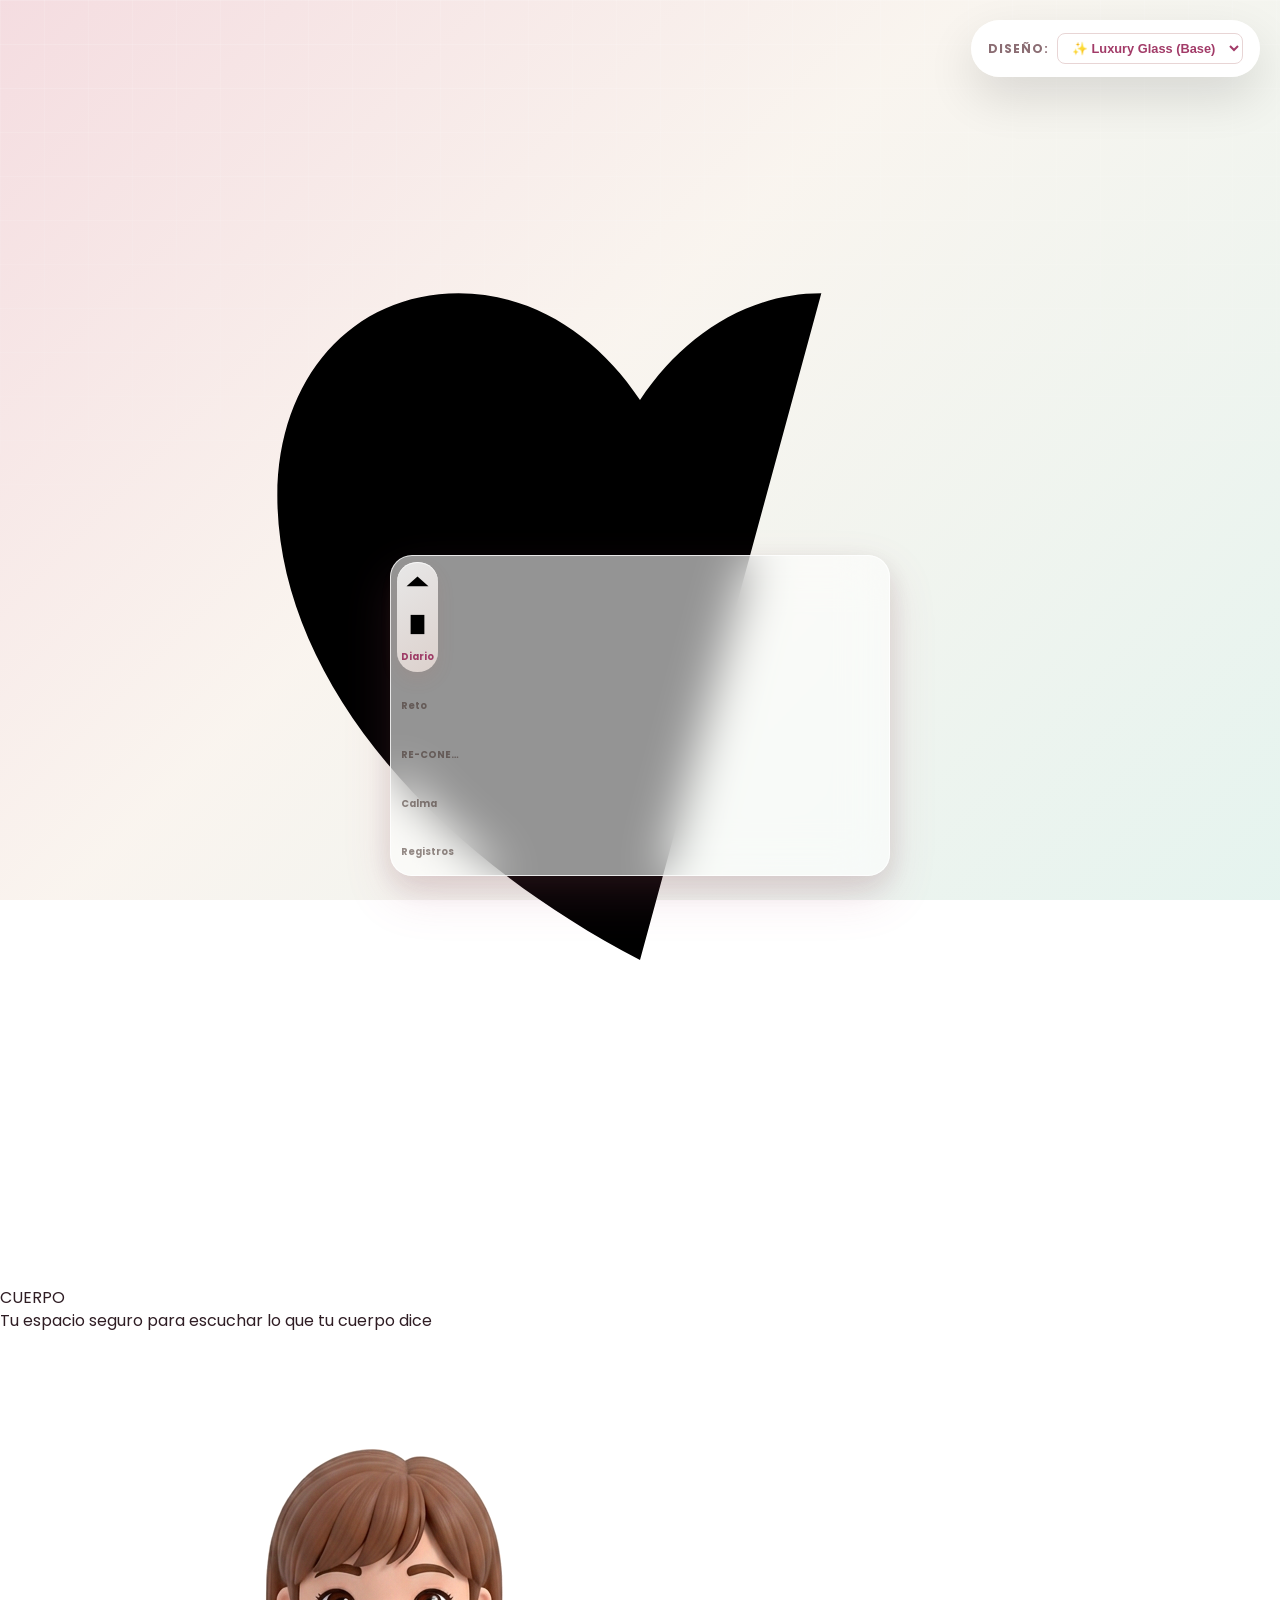
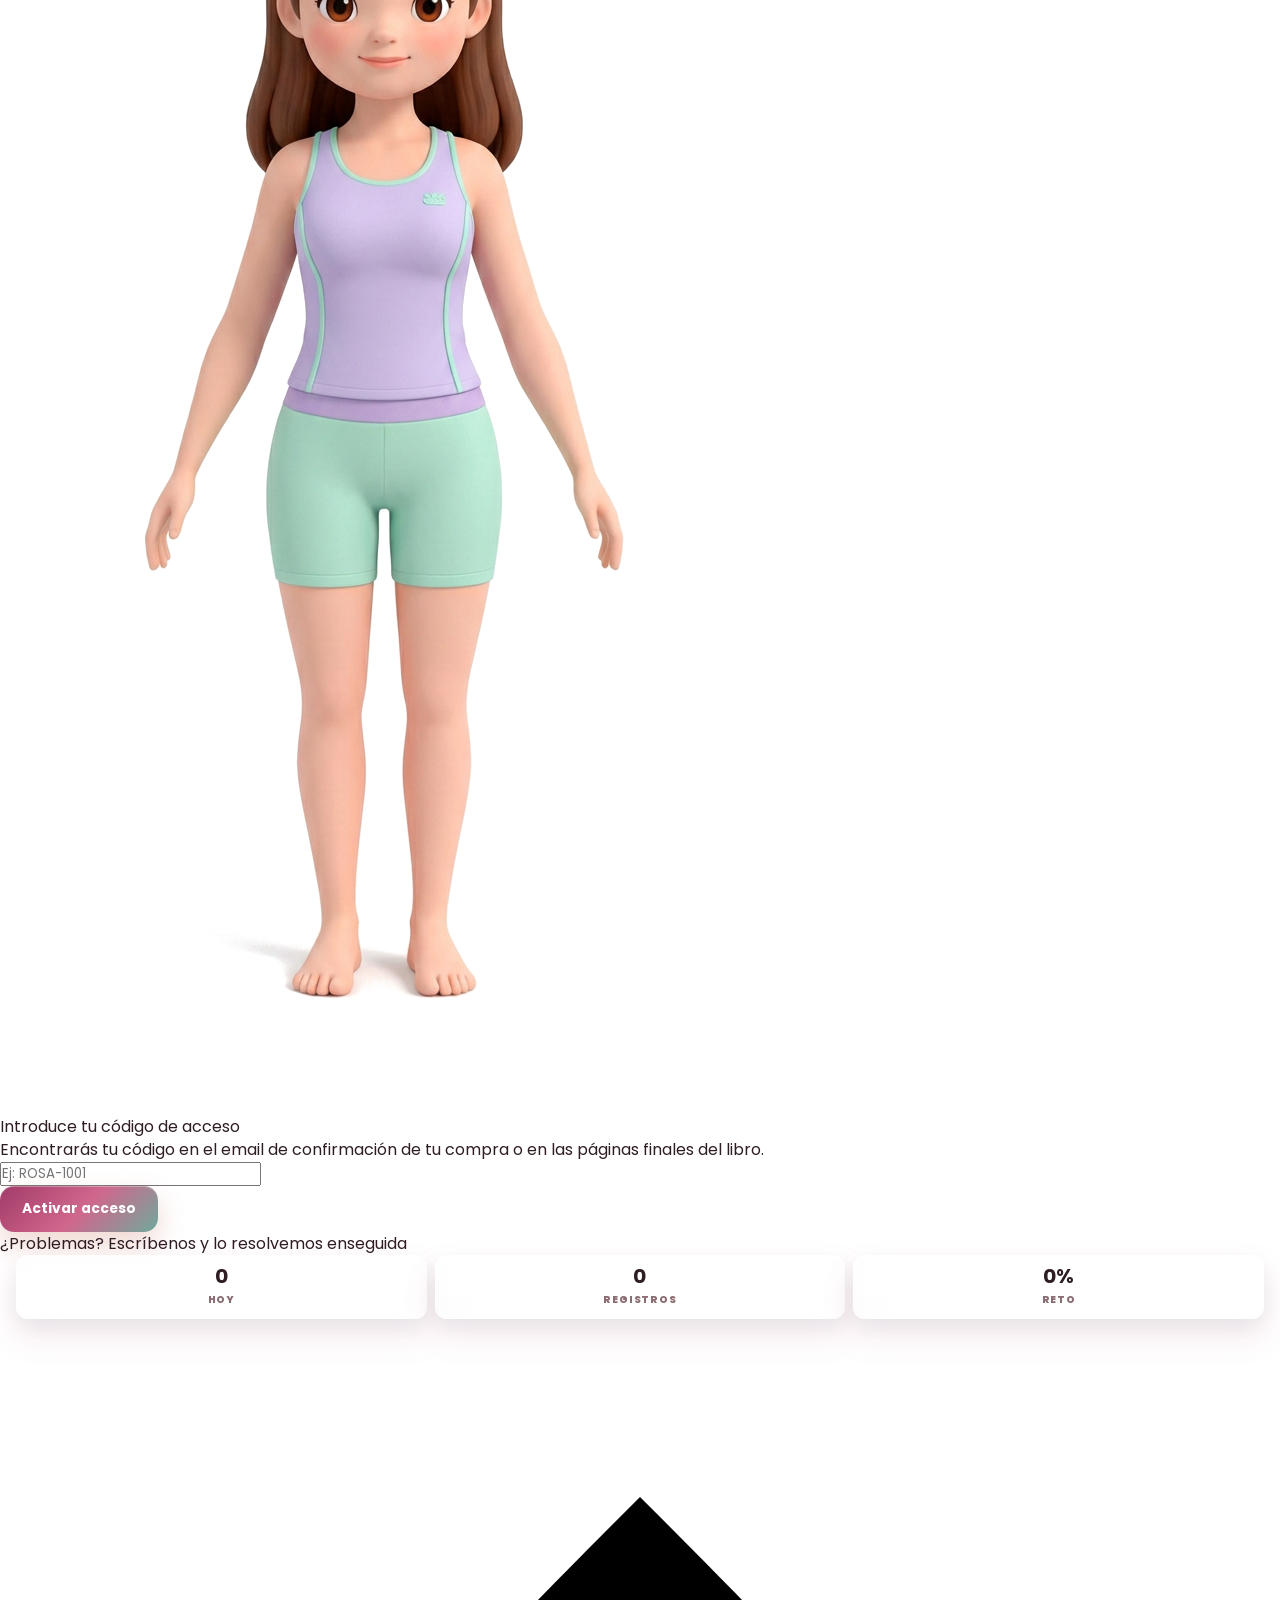
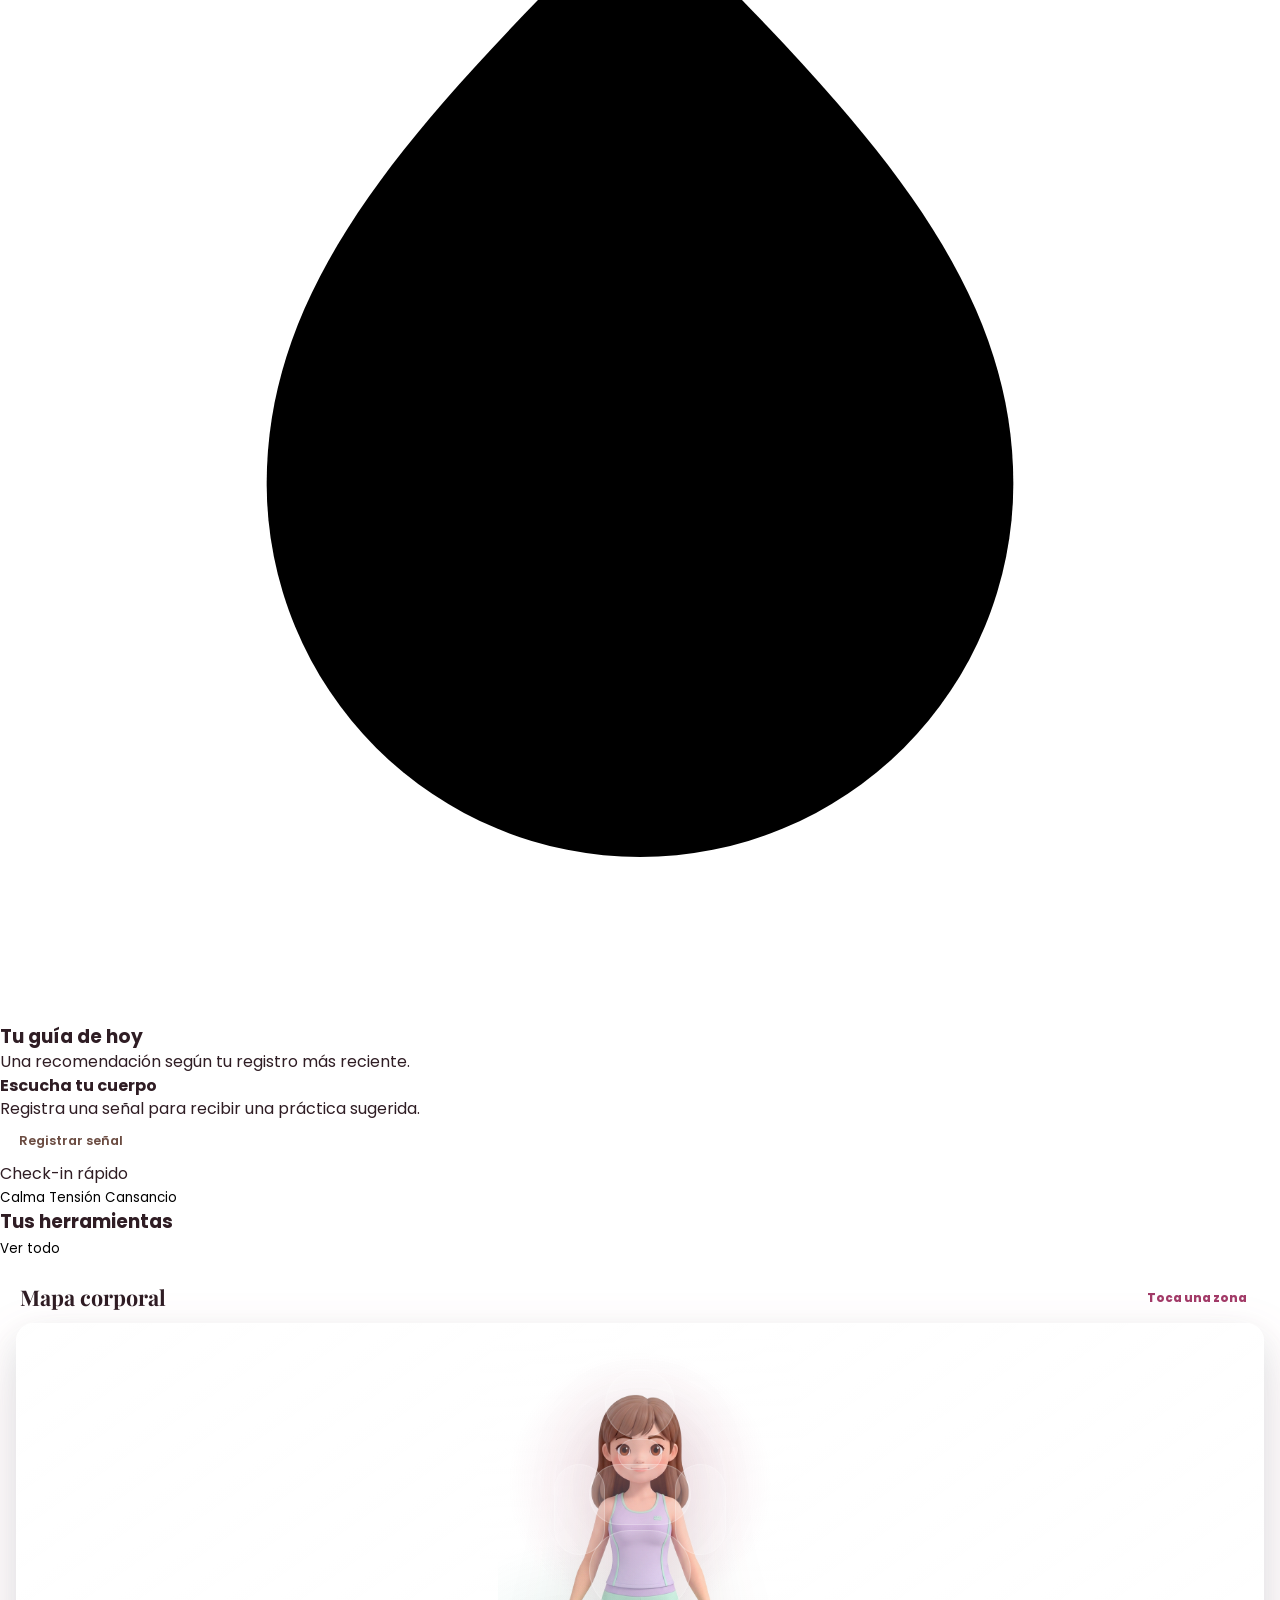
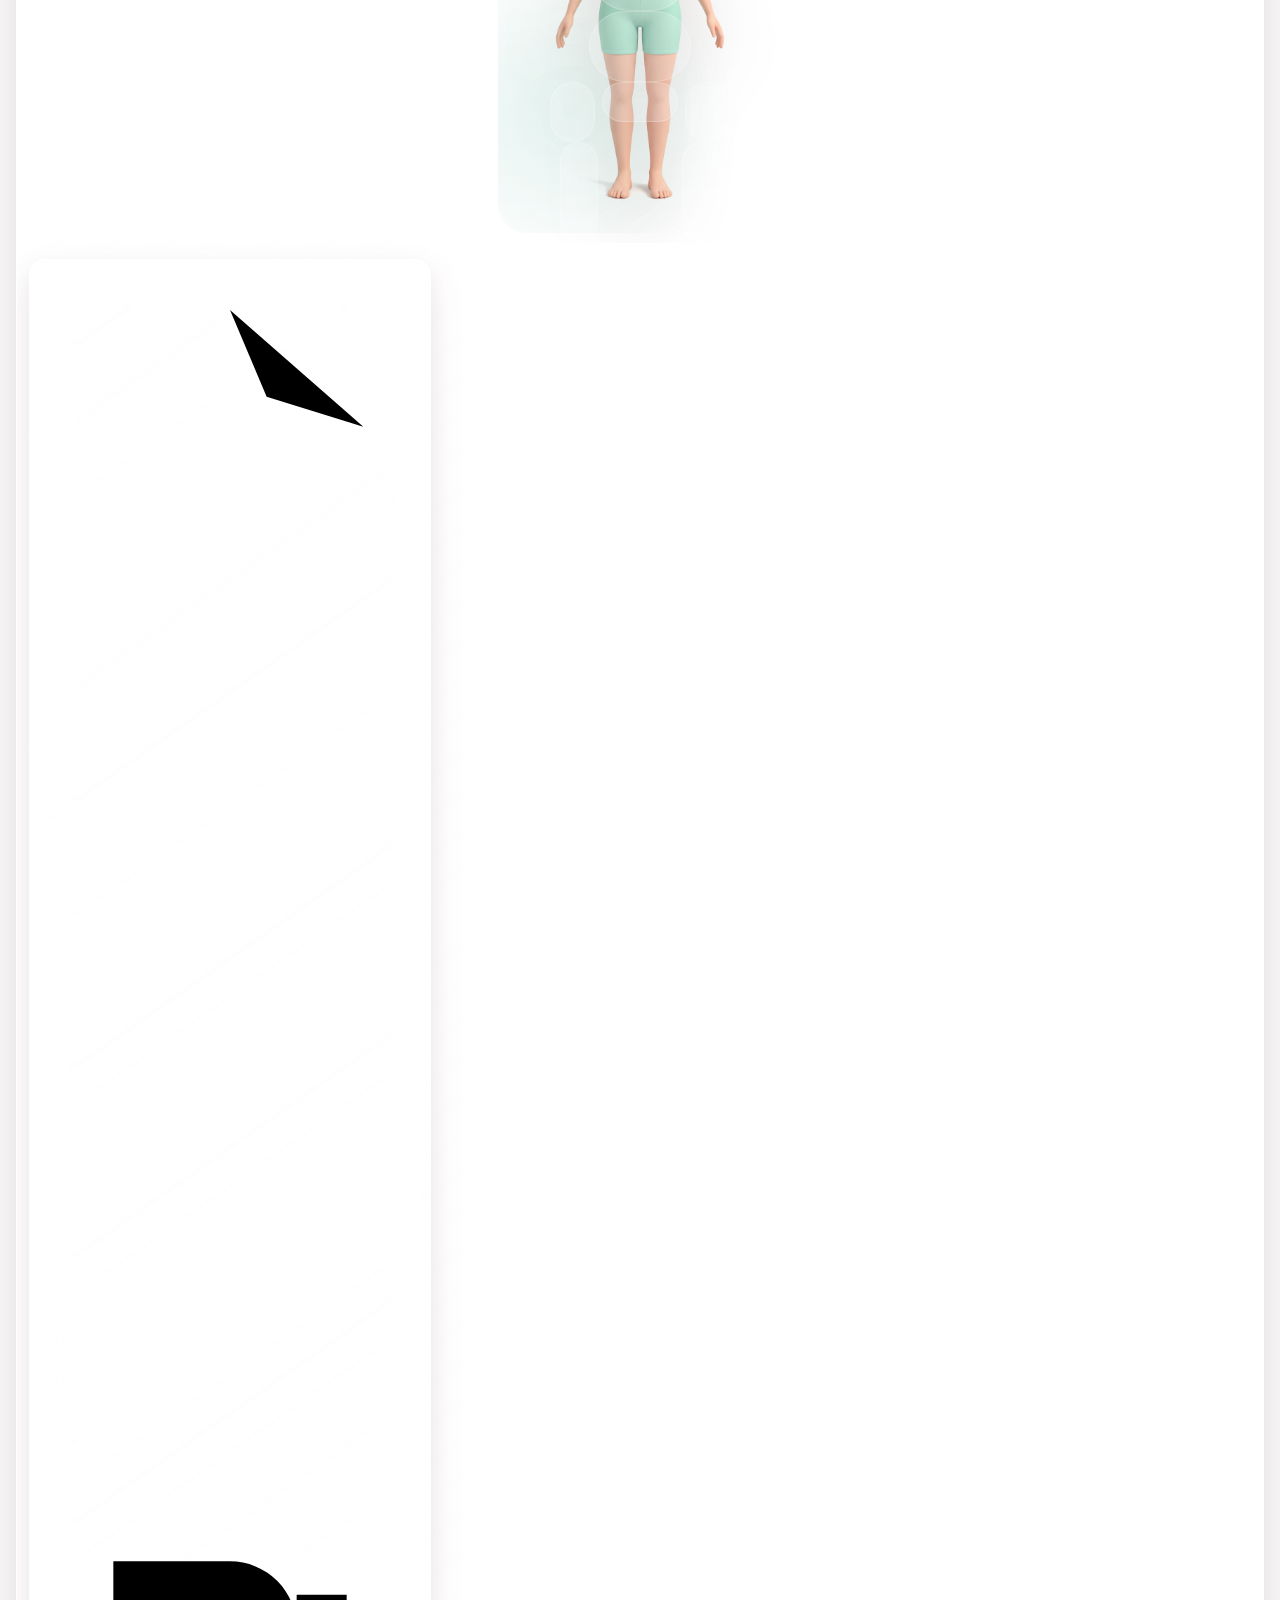
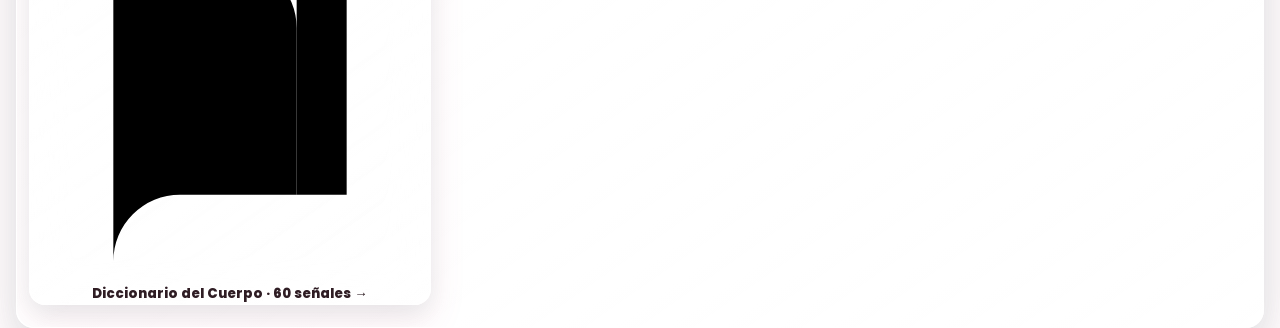
<file: codigo-cuerpo/index.html>
<!DOCTYPE html>
<html lang="es">
<head>
<meta charset="UTF-8">
<meta name="viewport" content="width=device-width, initial-scale=1.0, viewport-fit=cover">
<title>CÓDIGO CUERPO</title>

<!-- PWA: Manifest -->
<link rel="manifest" href="manifest.json">

<!-- PWA: iOS (iPhone/iPad) -->
<meta name="apple-mobile-web-app-capable" content="yes">
<meta name="apple-mobile-web-app-status-bar-style" content="default">
<meta name="apple-mobile-web-app-title" content="CódigoCuerpo">
<link rel="apple-touch-icon" href="icon-192.png">
<link rel="apple-touch-icon" sizes="512x512" href="icon-512.png">

<!-- PWA: Android / general -->
<meta name="mobile-web-app-capable" content="yes">
<meta name="theme-color" content="#c4705a">
<meta name="description" content="La app que traduce el lenguaje de tu cuerpo">

<!-- Fonts -->
<link href="https://fonts.googleapis.com/css2?family=Poppins:wght@300;400;500;600;700&family=Playfair+Display:ital,wght@0,400;0,600;1,400&display=swap" rel="stylesheet">

<!-- ESTILOS -->
<link rel="stylesheet" id="style-sheet" href="styles-premium.css">
<link rel="stylesheet" href="styles-premium-v3.css">

<style>
  /* Estilos para selector de tema */
  .style-switcher {
    position: fixed;
    top: 20px;
    right: 20px;
    z-index: 9999;
    background: rgba(255, 255, 255, 0.96);
    backdrop-filter: blur(20px);
    border: 1px solid rgba(255, 255, 255, 0.88);
    border-radius: 50px;
    padding: 12px 16px;
    box-shadow: 0 20px 48px rgba(0, 0, 0, 0.12);
    font-family: 'Poppins', sans-serif;
    display: flex;
    gap: 8px;
    align-items: center;
  }
  
  .style-switcher label {
    font-size: 0.75rem;
    font-weight: 700;
    color: #8b6d73;
    text-transform: uppercase;
    letter-spacing: 0.08em;
    margin: 0;
  }
  
  .style-switcher select {
    padding: 6px 10px;
    border-radius: 8px;
    border: 1px solid #e8d5d5;
    background: white;
    color: #a23b68;
    font-weight: 700;
    font-size: 0.8rem;
    cursor: pointer;
  }
  
  .style-switcher select:focus {
    outline: none;
    border-color: #a23b68;
    box-shadow: 0 0 0 3px rgba(162, 59, 104, 0.1);
  }
  
  @media (max-width: 480px) {
    .style-switcher {
      top: 10px;
      right: 10px;
      padding: 8px 12px;
      font-size: 0.7rem;
    }
  }
</style>
</head>
<body>

<!-- SELECTOR DE ESTILOS -->
<div class="style-switcher">
  <label for="style-select">Diseño:</label>
  <select id="style-select" onchange="switchStyle(this.value)">
    <option value="styles-premium.css">✨ Luxury Glass (Base)</option>
    <option value="styles.css">🌸 Original</option>
  </select>
</div>

<!-- ═══════════════════════ ACCESO ═══════════════════════ -->
<div id="access-screen" class="access-screen hidden">
  <div class="access-content">
    <div class="access-logo">
      <span class="access-brand-icon" aria-hidden="true"><svg viewBox="0 0 24 24"><path d="M12 18c-4.2-2.2-6.8-5.5-6.8-8.7 0-2.2 1.4-3.8 3.4-3.8 1.4 0 2.6.8 3.4 2 .8-1.2 2-2 3.4-2 2 0 3.4 1.6 3.4 [...]
      <h1 class="access-title">CÓDIGO<br><span>CUERPO</span></h1>
      <p class="access-subtitle" id="access-subtitle"></p>
    </div>
    <div class="access-visual"><img src="body-character-transparent.png" alt=""></div><div class="access-card">
      <p class="access-prompt" id="access-prompt"></p>
      <p class="access-hint" id="access-hint"></p>
      <div class="access-input-row">
        <input type="text" id="access-code-input"
          placeholder="Ej: ROSA-1001"
          autocomplete="off" autocapitalize="characters" spellcheck="false"
          maxlength="30"
          onkeydown="if(event.key==='Enter')verifyCode()">
      </div>
      <div id="access-error" class="access-error hidden"></div>
      <button class="btn-primary" onclick="verifyCode()">Activar acceso</button>
      <p class="access-contact">¿Problemas? Escríbenos y lo resolvemos enseguida </p>
    </div>
  </div>
</div>

<!-- ═══════════════════════ SPLASH ═══════════════════════ -->
<div id="splash-screen" class="splash hidden">
  <div class="splash-content">
    <div class="splash-logo">
      <span class="access-brand-icon" aria-hidden="true"><svg viewBox="0 0 24 24"><path d="M12 18c-4.2-2.2-6.8-5.5-6.8-8.7 0-2.2 1.4-3.8 3.4-3.8 1.4 0 2.6.8 3.4 2 .8-1.2 2-2 3.4-2 2 0 3.4[...]
      <h1 class="splash-title">CÓDIGO<br><span>CUERPO</span></h1>
      <p class="splash-subtitle">La app que traduce el lenguaje de tu cuerpo</p>
    </div>
    <div class="splash-message">
      <p>Hola, hermosa. Me alegra que estés aquí.</p>
      <p>Este es un espacio solo para ti, para escuchar lo que tu cuerpo tiene que decir. Sin juicios. Con todo el amor.</p>
    </div>
    <div class="splash-name-form">
      <label for="user-name-input">¿Cómo te llamo, cariño?</label>
      <input type="text" id="user-name-input" placeholder="Tu nombre..." maxlength="30" autocomplete="off">
    </div>
    <button class="btn-primary" onclick="completeSplash()">Empezamos</button>
    <button class="btn-ghost" onclick="completeSplash()">Entrar sin nombre</button>
  </div>
</div>

<!-- ═══════════════════════ APP ═══════════════════════ -->
<div id="app" class="app hidden">

  <header class="app-header">
    <span class="header-logo"><span class="brand-mark" aria-hidden="true"><svg viewBox="0 0 24 24"><path d="M12 18c-4.2-2.2-6.8-5.5-6.8-8.7 0-2.2 1.4-3.8 3.4-3.8 1.4 0 2.6.8 3.4 2 .8-1.2 2-2 3.4-[...]
    <span id="header-greeting" class="header-greeting"></span>
    <button class="header-logout-btn" onclick="logOut()" title="Cerrar sesión" aria-label="Cerrar sesión"><span class="premium-inline-icon" aria-hidden="true"><svg viewBox="0 0 24 24"><path d="[...]
  </header>

  <main class="app-main">

    <!-- ── PANTALLA: HOY ── -->
    <section id="screen-home" class="screen active home-screen-v2">
      <div class="home-hero-v2">
        <div class="home-hero-copy">
          <div class="home-hero-topline">BIODESCODIFICACIÓN · CUERPO</div>
          <h2>Hola, <span id="home-name">hermosa</span></h2>
          <p>Registra una señal corporal, descubre el patrón emocional y vuelve a tu centro con una práctica guiada.</p>
        </div>
        <div class="home-hero-character" aria-hidden="true"><img src="body-character-transparent.png" alt=""></div>
        <div class="home-hero-actions">
          <button class="btn-primary" onclick="document.getElementById('body-map')?.scrollIntoView({behavior:'smooth',block:'center'})">
            <span class="premium-inline-icon" aria-hidden="true"><svg viewBox="0 0 24 24"><path d="M8 5v14l11-7Z"/></svg></span> Registrar señal
          </button>
          <button class="btn-ghost" onclick="openDictionary()">Explorar diccionario</button>
        </div>
      </div>

      <div class="home-stats-v2">
        <div class="home-stat-card"><strong id="home-today-count">0</strong><span>Hoy</span></div>
        <div class="home-stat-card"><strong id="home-total-count">0</strong><span>Registros</span></div>
        <div class="home-stat-card"><strong id="home-challenge-pct">0%</strong><span>Reto</span></div>
      </div>

      <div class="home-daily-card">
        <div class="home-daily-head">
          <span class="premium-inline-icon" aria-hidden="true"><svg viewBox="0 0 24 24"><path d="M12 3c4 4 7 7 7 11a7 7 0 0 1-14 0c0-4 3-7 7-11Z"/><path d="M8.5 14c2.5 1.6 4.5 1.6 7 0"/></svg></s[...]
          <div>
            <h3>Tu guía de hoy</h3>
            <p id="home-daily-subtitle">Una recomendación según tu registro más reciente.</p>
          </div>
        </div>
        <div class="home-recommend-box">
          <strong id="home-rec-title">Escucha tu cuerpo</strong>
          <p id="home-rec-text">Registra una señal para recibir una práctica sugerida.</p>
          <button id="home-rec-action" class="btn-ghost btn-small" onclick="runDailyRecommendation()">Registrar señal</button>
        </div>
        <div class="quick-checkin">
          <span>Check-in rápido</span>
          <div class="quick-checkin-grid">
            <button data-checkin="calma" onclick="saveQuickCheckin('calma', this)">Calma</button>
            <button data-checkin="tension" onclick="saveQuickCheckin('tension', this)">Tensión</button>
            <button data-checkin="cansancio" onclick="saveQuickCheckin('cansancio', this)">Cansancio</button>
          </div>
        </div>
      </div>

      <div class="home-tools-v2">
        <div class="section-row-title"><h3>Tus herramientas</h3><button onclick="showScreen('records')">Ver todo</button></div>
        <div class="home-tool-grid">
          <button class="home-tool-card tool-diary" onclick="showScreen('diary')"><span class="premium-static-icon" aria-hidden="true"><svg viewBox="0 0 24 24"><path d="M7 5h10a2 2 0 0 1 2 2v12H8[...]
          <button class="home-tool-card tool-reto" onclick="showScreen('challenge')"><span class="premium-static-icon" aria-hidden="true"><svg viewBox="0 0 24 24"><path d="M5 12l4 4L19 6"/><path [...]
          <button class="home-tool-card tool-calm" onclick="showScreen('meditations')"><span class="premium-static-icon" aria-hidden="true"><svg viewBox="0 0 24 24"><path d="M12 4c4 3 6 6 6 10a6 [...]
          <button class="home-tool-card tool-records" onclick="showScreen('records')"><span class="premium-static-icon" aria-hidden="true"><svg viewBox="0 0 24 24"><path d="M5 5h14v14H5z"/><path [...]
        </div>
      </div>

      <div class="body-section-heading">
        <h3>Mapa corporal</h3>
      </div>

      <div class="body-map-container">
        <div class="body-map-wrapper">
          <div id="body-map" class="body-character-map" aria-label="Mapa corporal interactivo">
            <img class="body-character-img" src="body-character-transparent.png" alt="Personaje femenino para seleccionar zonas del cuerpo">
            <button class="body-zone-hotspot zone-head" data-zone="head" onclick="selectBodyZone('head','Cabeza')"><span>Cabeza</span></button>
            <button class="body-zone-hotspot zone-throat" data-zone="throat" onclick="selectBodyZone('throat','Garganta y cuello')"><span>Garganta</span></button>
            <button class="body-zone-hotspot zone-chest" data-zone="chest" onclick="selectBodyZone('chest','Pecho y corazón')"><span>Pecho</span></button>
            <button class="body-zone-hotspot zone-shoulders zone-shoulders-left" data-zone="shoulders" onclick="selectBodyZone('shoulders','Hombros y espalda alta')"><span>Hombro</span></button>
            <button class="body-zone-hotspot zone-shoulders zone-shoulders-right" data-zone="shoulders" onclick="selectBodyZone('shoulders','Hombros y espalda alta')"><span>Hombro</span></button>
            <button class="body-zone-hotspot zone-belly" data-zone="belly" onclick="selectBodyZone('belly','Vientre y digestivo')"><span>Vientre</span></button>
            <button class="body-zone-hotspot zone-lumbar" data-zone="lumbar" onclick="selectBodyZone('lumbar','Espalda lumbar')"><span>Lumbar</span></button>
            <button class="body-zone-hotspot zone-pelvis" data-zone="pelvis" onclick="selectBodyZone('pelvis','Pelvis y útero')"><span>Pelvis</span></button>
            <button class="body-zone-hotspot zone-hips zone-hips-left" data-zone="hips" onclick="selectBodyZone('hips','Caderas')"><span>Cadera</span></button>
            <button class="body-zone-hotspot zone-hips zone-hips-right" data-zone="hips" onclick="selectBodyZone('hips','Caderas')"><span>Cadera</span></button>
            <button class="body-zone-hotspot zone-legs zone-legs-left" data-zone="legs" onclick="selectBodyZone('legs','Piernas y rodillas')"><span>Pierna</span></button>
            <button class="body-zone-hotspot zone-legs zone-legs-right" data-zone="legs" onclick="selectBodyZone('legs','Piernas y rodillas')"><span>Pierna</span></button>
          </div>

          <!-- Pills extra para zonas skin/energy/cycle -->
          <div class="extra-zones">
            <button class="extra-zone-btn" onclick="selectBodyZone('skin','Piel')"><span class="premium-inline-icon" aria-hidden="true"><svg viewBox="0 0 24 24"><path d="M12 3l2.2 5.2L20 10l-5.2 [...]
            <button class="extra-zone-btn" onclick="selectBodyZone('energy','Energía y sueño')"><span class="premium-inline-icon" aria-hidden="true"><svg viewBox="0 0 24 24"><path d="M16 3a8 8 [...]
            <button class="extra-zone-btn" onclick="selectBodyZone('cycle','Ciclo femenino')"><span class="premium-inline-icon" aria-hidden="true"><svg viewBox="0 0 24 24"><path d="M12 4a8 8 0 1 [...]
          </div>
          <!-- Acceso al diccionario -->
          <button class="dict-home-btn" onclick="openDictionary()">
            <span class="premium-inline-icon" aria-hidden="true"><svg viewBox="0 0 24 24"><path d="M5 5h7a4 4 0 0 1 4 4v10H9a4 4 0 0 0-4 4V5Z"/><path d="M16 7h3v12h-3"/><path d="M8 9h4M8 13h4"/><[...]
            <span>Diccionario del Cuerpo · 60 señales</span>
            <span class="dict-home-arrow">→</span>
          </button>
        </div>
      </div>

      <div id="selected-zone-banner" class="selected-zone-banner hidden">
        <span id="sz-icon" class="zone-line-icon">◎</span>
        <span id="sz-text">Zona seleccionada</span>
        <button class="btn-xs-outline" onclick="clearZone()">✕</button>
      </div>
      <div id="recent-hint" class="recent-hint hidden">
        <button class="btn-ghost btn-small" onclick="showScreen('records')">Ver mis registros →</button>
      </div>
    </section>

  </main>

  <nav class="bottom-nav" aria-label="Navegación principal">
    <button class="nav-item active" id="nav-home" onclick="showScreen('home')" aria-label="Ir a Hoy"><span class="nav-icon premium-nav-icon"><svg viewBox="0 0 24 24"><path d="M4 11l8-7 8 7"/><pat[...]
    <button class="nav-item" id="nav-diary" onclick="showScreen('diary')" aria-label="Ir a Diario">
      <span class="nav-icon premium-nav-icon"><svg viewBox="0 0 24 24"><path d="M7 5h10v14H7z"/><path d="M10 9h4M10 13h4"/></svg></span><span class="nav-label">Diario</span>
    </button>
    <button class="nav-item" id="nav-challenge" onclick="showScreen('challenge')" aria-label="Ir a Reto">
      <span class="nav-icon premium-nav-icon"><svg viewBox="0 0 24 24"><path d="M5 12l4 4L19 6"/><path d="M4 19h16"/></svg></span><span class="nav-label">Reto</span>
    </button>
    <button class="nav-item" id="nav-reconect" onclick="showScreen('reconect')" aria-label="Ir a RE-CONECT">
      <span class="nav-icon premium-nav-icon"><svg viewBox="0 0 24 24"><path d="M12 3c4 4 7 7 7 11a7 7 0 0 1-14 0c0-4 3-7 7-11Z"/></svg></span><span class="nav-label">RE-CONECT</span>
    </button>
    <button class="nav-item" id="nav-meditations" onclick="showScreen('meditations')" aria-label="Ir a Calma">
      <span class="nav-icon premium-nav-icon"><svg viewBox="0 0 24 24"><path d="M12 4c4 3 6 6 6 10a6 6 0 0 1-12 0c0-4 2-7 6-10Z"/></svg></span><span class="nav-label">Calma</span>
    </button>
    <button class="nav-item" id="nav-records" onclick="showScreen('records')" aria-label="Ir a Registros">
      <span class="nav-icon premium-nav-icon"><svg viewBox="0 0 24 24"><path d="M5 5h14v14H5z"/><path d="M8 9h8M8 13h8M8 17h5"/></svg></span><span class="nav-label">Registros</span>
    </button>
  </nav>
</div>

<div id="toast" class="toast hidden"></div>

<script>
function switchStyle(styleName) {
  document.getElementById('style-sheet').href = styleName;
  localStorage.setItem('preferredStyle', styleName);
}

document.addEventListener('DOMContentLoaded', function() {
  const saved = localStorage.getItem('preferredStyle');
  if (saved) {
    document.getElementById('style-select').value = saved;
    document.getElementById('style-sheet').href = saved;
  }
});
</script>

<script src="data.js"></script>
<script src="app.js"></script>
</body>
</html>
</file>
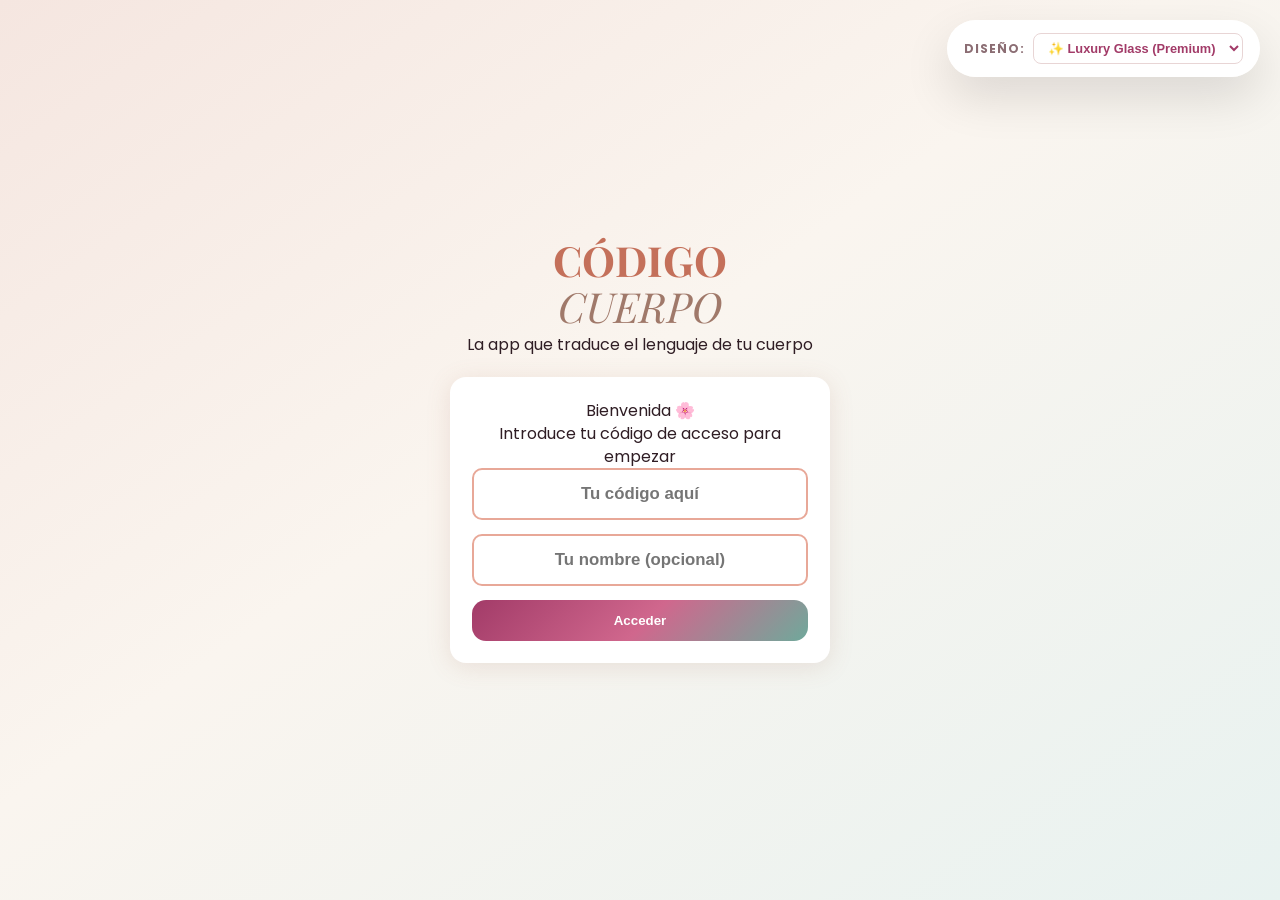
<file: docs/index.html>
<!DOCTYPE html>
<html lang="es">
<head>
<meta charset="UTF-8">
<meta name="viewport" content="width=device-width, initial-scale=1.0, viewport-fit=cover">
<title>CÓDIGO CUERPO</title>

<!-- PWA: Manifest -->
<link rel="manifest" href="manifest.json">

<!-- PWA: iOS (iPhone/iPad) -->
<meta name="apple-mobile-web-app-capable" content="yes">
<meta name="apple-mobile-web-app-status-bar-style" content="default">
<meta name="apple-mobile-web-app-title" content="CódigoCuerpo">
<link rel="apple-touch-icon" href="icon-192.png">
<link rel="apple-touch-icon" sizes="512x512" href="icon-512.png">

<!-- PWA: Android / general -->
<meta name="mobile-web-app-capable" content="yes">
<meta name="theme-color" content="#c4705a">
<meta name="description" content="La app que traduce el lenguaje de tu cuerpo">

<!-- Fonts -->
<link href="https://fonts.googleapis.com/css2?family=Poppins:wght@300;400;500;600;700&family=Playfair+Display:ital,wght@0,400;0,600;1,400&display=swap" rel="stylesheet">

<!-- ESTILOS -->
<link rel="stylesheet" id="style-sheet" href="styles-premium.css">
<link rel="stylesheet" href="styles-premium-v3.css">

<style>
  .style-switcher {
    position: fixed;
    top: 20px;
    right: 20px;
    z-index: 9999;
    background: rgba(255, 255, 255, 0.96);
    backdrop-filter: blur(20px);
    border: 1px solid rgba(255, 255, 255, 0.88);
    border-radius: 50px;
    padding: 12px 16px;
    box-shadow: 0 20px 48px rgba(0, 0, 0, 0.12);
    font-family: 'Poppins', sans-serif;
    display: flex;
    gap: 8px;
    align-items: center;
  }
  .style-switcher label {
    font-size: 0.75rem;
    font-weight: 700;
    color: #8b6d73;
    text-transform: uppercase;
    letter-spacing: 0.08em;
    margin: 0;
  }
  .style-switcher select {
    padding: 6px 10px;
    border-radius: 8px;
    border: 1px solid #e8d5d5;
    background: white;
    color: #a23b68;
    font-weight: 700;
    font-size: 0.8rem;
    cursor: pointer;
  }
  .style-switcher select:focus {
    outline: none;
    border-color: #a23b68;
    box-shadow: 0 0 0 3px rgba(162, 59, 104, 0.1);
  }
  @media (max-width: 480px) {
    .style-switcher {
      top: 10px;
      right: 10px;
      padding: 8px 12px;
      font-size: 0.7rem;
    }
  }
</style>
</head>
<body>

<!-- SELECTOR DE ESTILOS -->
<div class="style-switcher">
  <label for="style-select">Diseño:</label>
  <select id="style-select" onchange="switchStyle(this.value)">
    <option value="styles-premium.css">✨ Luxury Glass (Premium)</option>
    <option value="styles.css">🌸 Original</option>
  </select>
</div>

<!-- ACCESO -->
<div id="access-screen" class="access-screen">
  <div class="access-content">
    <h1 class="access-title">CÓDIGO<br><span>CUERPO</span></h1>
    <p class="access-subtitle">La app que traduce el lenguaje de tu cuerpo</p>
    <div class="access-card">
      <p class="access-prompt">Bienvenida 🌸</p>
      <p class="access-hint">Introduce tu código de acceso para empezar</p>
      <div class="access-input-row">
        <input type="text" id="access-code-input" placeholder="Tu código aquí" maxlength="20">
      </div>
      <div class="access-input-row">
        <input type="text" id="user-name-input" placeholder="Tu nombre (opcional)">
      </div>
      <button class="btn-primary" onclick="verifyCode()">Acceder</button>
    </div>
  </div>
</div>

<!-- SPLASH -->
<div id="splash-screen" class="splash hidden">
  <div class="splash-content">
    <h1 class="splash-title">CÓDIGO<br><span>CUERPO</span></h1>
    <p class="splash-message">✨ Bienvenida a tu espacio seguro</p>
    <p class="splash-message" style="font-size: 0.9rem; color: #8b6d73;">Tu cuerpo habla un lenguaje que has olvidado escuchar. Aquí aprenderás a traducirlo.</p>
    <button class="btn-primary" onclick="completeSplash()" style="margin-top: 30px;">Continuar</button>
  </div>
</div>

<!-- APP -->
<div id="app" class="app hidden">
  <div class="app-header">
    <div>
      <div class="header-logo">CÓDIGO CUERPO</div>
      <div class="header-greeting" id="header-greeting">Hola, hermosa</div>
    </div>
    <button class="header-logout-btn" onclick="logOut()">🚪</button>
  </div>
  
  <div class="app-main">
    <div id="main-screen" class="screen active" style="padding: 20px;">
      <h2 style="color: #a23b68; margin-bottom: 15px;">🌸 Versión Demo</h2>
      <p style="color: #6b4c42; line-height: 1.6; margin-bottom: 20px;">
        Esta es una versión simplificada desplegada en GitHub Pages. La app completa incluye:
      </p>
      <ul style="color: #6b4c42; line-height: 1.8; margin-left: 20px; margin-bottom: 20px;">
        <li>🔍 Diccionario de 60 señales corporales</li>
        <li>💭 Análisis de emociones y necesidades</li>
        <li>📔 Diario emocional con 5 ejercicios</li>
        <li>🎯 Reto de 7 días (3 rondas)</li>
        <li>🧘 Meditaciones y técnicas de tapping</li>
        <li>💾 Historial sincronizado</li>
      </ul>
      <button class="btn-primary" onclick="alert('Descarga la versión completa desde el repositorio')">
        📱 Versión completa
      </button>
      <button class="btn-ghost" onclick="logOut()">
        Cerrar sesión
      </button>
    </div>
  </div>
</div>

<!-- SERVICE WORKER -->
<script>
if ('serviceWorker' in navigator) {
  navigator.serviceWorker.register('./sw.js').catch(e => console.log('SW:', e));
}

const S = {
  user: { name: '', code: '' }
};

function initApp() {
  const saved = localStorage.getItem('cc_user');
  if (saved) {
    try {
      S.user = JSON.parse(saved);
      showApp();
    } catch (e) {
      showAccess();
    }
  } else {
    showAccess();
  }
}

function verifyCode() {
  const code = document.getElementById('access-code-input').value.trim().toUpperCase();
  const name = document.getElementById('user-name-input').value.trim() || 'hermosa';
  if (!code) {
    alert('Por favor introduce tu código');
    return;
  }
  S.user = { code, name };
  localStorage.setItem('cc_user', JSON.stringify(S.user));
  showSplash();
}

function showAccess() {
  document.getElementById('access-screen').classList.remove('hidden');
  document.getElementById('splash-screen').classList.add('hidden');
  document.getElementById('app').classList.add('hidden');
}

function showSplash() {
  document.getElementById('access-screen').classList.add('hidden');
  document.getElementById('splash-screen').classList.remove('hidden');
  document.getElementById('app').classList.add('hidden');
  setTimeout(() => completeSplash(), 2000);
}

function completeSplash() {
  showApp();
}

function showApp() {
  document.getElementById('access-screen').classList.add('hidden');
  document.getElementById('splash-screen').classList.add('hidden');
  document.getElementById('app').classList.remove('hidden');
  document.getElementById('header-greeting').textContent = `Hola, ${S.user.name}`;
}

function logOut() {
  localStorage.removeItem('cc_user');
  S.user = { name: '', code: '' };
  showAccess();
  document.getElementById('access-code-input').value = '';
  document.getElementById('user-name-input').value = '';
}

function switchStyle(css) {
  document.getElementById('style-sheet').href = css;
  localStorage.setItem('cc_style', css);
}

document.addEventListener('DOMContentLoaded', () => {
  initApp();
  const savedStyle = localStorage.getItem('cc_style') || 'styles-premium.css';
  document.getElementById('style-sheet').href = savedStyle;
  document.getElementById('style-select').value = savedStyle;
});
</script>

</body>
</html>
</file>
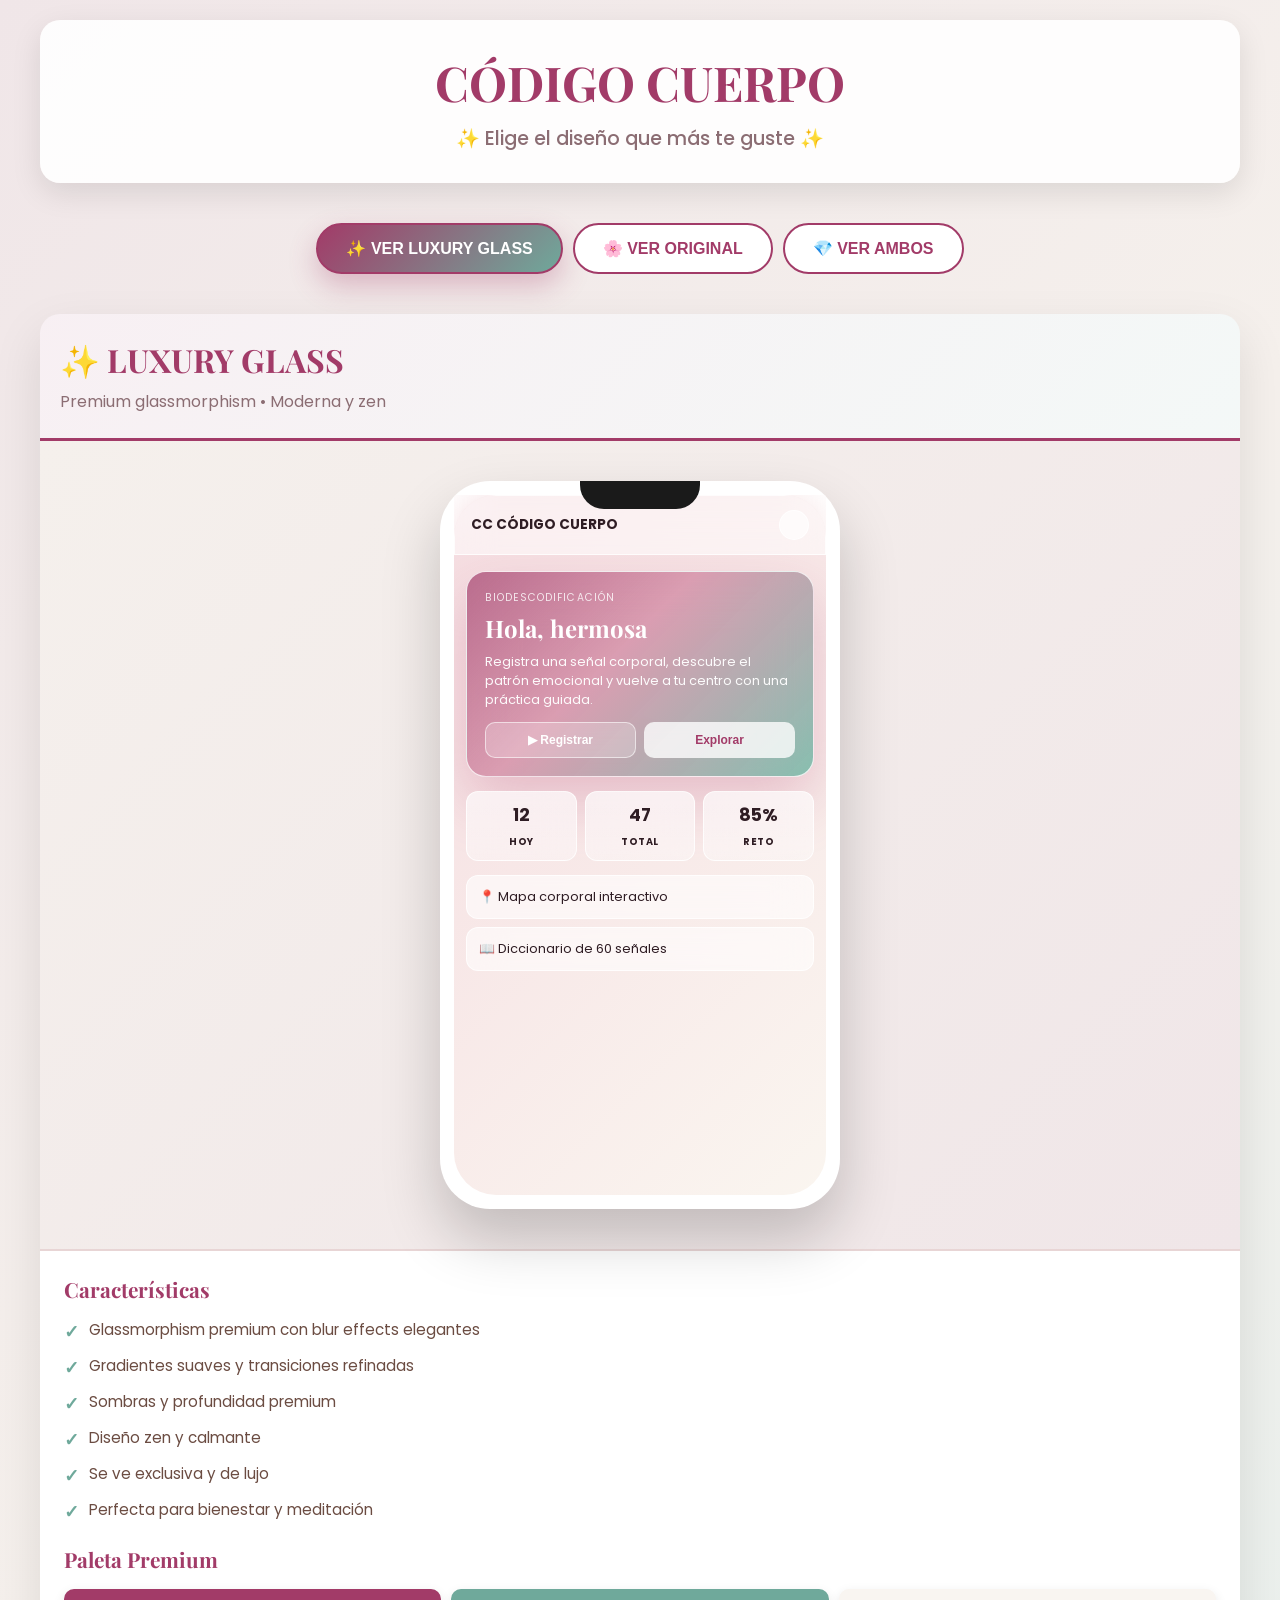
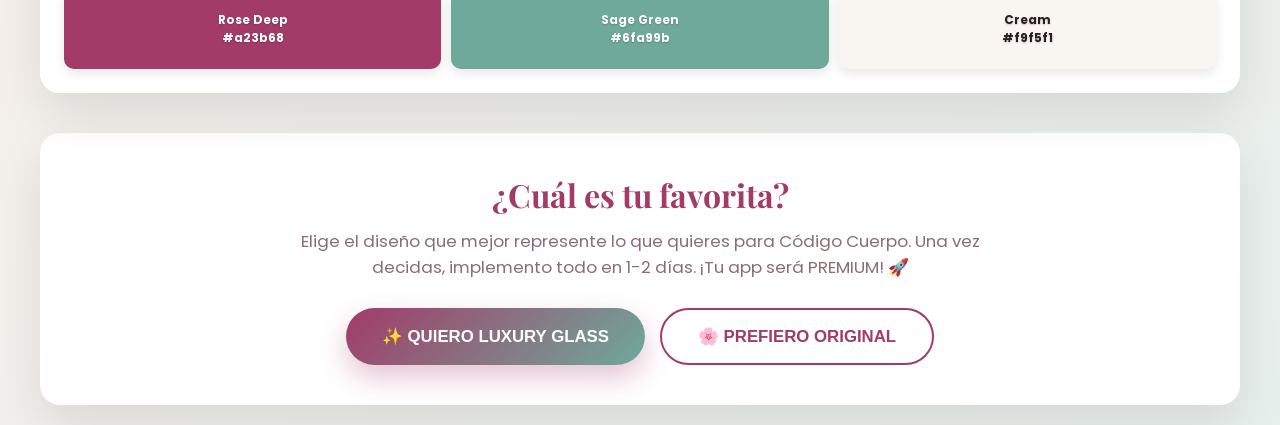
<file: design-preview.html>
<!DOCTYPE html>
<html lang="es">
<head>
    <meta charset="UTF-8">
    <meta name="viewport" content="width=device-width, initial-scale=1.0">
    <title>CÓDIGO CUERPO - Comparativa Diseños</title>
    <link href="https://fonts.googleapis.com/css2?family=Poppins:wght@300;400;500;600;700&family=Playfair+Display:ital,wght@0,400;0,600;1,400&display=swap" rel="stylesheet">
    <style>
        * {
            margin: 0;
            padding: 0;
            box-sizing: border-box;
        }

        body {
            font-family: 'Poppins', sans-serif;
            background: linear-gradient(135deg, #f0e6e8 0%, #f5f0ec 50%, #e8f0ed 100%);
            min-height: 100vh;
            padding: 20px;
        }

        .container {
            max-width: 1200px;
            margin: 0 auto;
        }

        header {
            text-align: center;
            margin-bottom: 40px;
            padding: 30px 20px;
            background: rgba(255, 255, 255, 0.9);
            border-radius: 20px;
            box-shadow: 0 10px 30px rgba(0, 0, 0, 0.1);
        }

        header h1 {
            font-family: 'Playfair Display', serif;
            font-size: 3rem;
            color: #a23b68;
            margin-bottom: 10px;
        }

        header p {
            font-size: 1.2rem;
            color: #8b6d73;
            font-weight: 500;
        }

        .tabs {
            display: flex;
            gap: 10px;
            justify-content: center;
            margin-bottom: 40px;
            flex-wrap: wrap;
        }

        .tab-btn {
            padding: 14px 28px;
            border: 2px solid #a23b68;
            background: white;
            color: #a23b68;
            border-radius: 50px;
            font-weight: 700;
            cursor: pointer;
            font-size: 1rem;
            transition: all 0.3s ease;
        }

        .tab-btn:hover {
            transform: translateY(-2px);
        }

        .tab-btn.active {
            background: linear-gradient(135deg, #a23b68, #6fa99b);
            color: white;
            box-shadow: 0 12px 28px rgba(162, 59, 104, 0.3);
        }

        .content {
            display: grid;
            grid-template-columns: 1fr 1fr;
            gap: 30px;
            margin-bottom: 40px;
        }

        .content.single {
            grid-template-columns: 1fr;
        }

        .design-box {
            background: white;
            border-radius: 20px;
            overflow: hidden;
            box-shadow: 0 20px 50px rgba(0, 0, 0, 0.1);
        }

        .design-box.hidden {
            display: none;
        }

        .design-title {
            padding: 24px 20px;
            background: linear-gradient(135deg, rgba(162, 59, 104, 0.08), rgba(111, 169, 155, 0.08));
            border-bottom: 3px solid #a23b68;
        }

        .design-title h2 {
            font-family: 'Playfair Display', serif;
            font-size: 2rem;
            color: #a23b68;
            margin-bottom: 8px;
        }

        .design-title p {
            color: #8b6d73;
            font-size: 1rem;
        }

        .phone-frame {
            background: linear-gradient(135deg, #f5f0ec 0%, #f0e6e8 100%);
            padding: 40px 20px;
            min-height: 800px;
        }

        .phone {
            width: 100%;
            max-width: 400px;
            margin: 0 auto;
            background: white;
            border-radius: 50px;
            padding: 14px;
            box-shadow: 0 30px 60px rgba(0, 0, 0, 0.2);
            position: relative;
            overflow: hidden;
        }

        .phone::before {
            content: '';
            position: absolute;
            top: 0;
            left: 50%;
            transform: translateX(-50%);
            width: 120px;
            height: 28px;
            background: #1a1a1a;
            border-radius: 0 0 24px 24px;
            z-index: 50;
        }

        .screen {
            width: 100%;
            height: 700px;
            border-radius: 42px;
            background: white;
            overflow: hidden;
            display: flex;
            flex-direction: column;
            position: relative;
        }

        .luxury .screen {
            background: linear-gradient(135deg, rgba(245, 220, 224, 0.96), rgba(250, 245, 239, 0.96));
        }

        .header-bar {
            padding: 14px 16px;
            display: flex;
            justify-content: space-between;
            align-items: center;
        }

        .luxury .header-bar {
            background: rgba(255, 255, 255, 0.50);
            border: 1px solid rgba(255, 255, 255, 0.78);
            backdrop-filter: blur(18px);
        }

        .original .header-bar {
            background: white;
            border-bottom: 1px solid #e8d5d5;
        }

        .header-left {
            font-size: 0.85rem;
            font-weight: 700;
        }

        .luxury .header-left {
            color: #2f1d24;
        }

        .original .header-left {
            color: #a23b68;
        }

        .header-right {
            width: 30px;
            height: 30px;
            border-radius: 50%;
        }

        .luxury .header-right {
            background: rgba(255, 255, 255, 0.62);
            border: 1px solid rgba(255, 255, 255, 0.82);
        }

        .original .header-right {
            background: #f9f5f1;
        }

        .screen-content {
            flex: 1;
            overflow-y: auto;
            padding: 16px 12px;
            padding-bottom: 80px;
        }

        .hero {
            border-radius: 20px;
            padding: 18px;
            margin-bottom: 14px;
            color: white;
        }

        .luxury .hero {
            background: linear-gradient(135deg, rgba(163, 63, 108, 0.72), rgba(189, 86, 125, 0.5) 42%, rgba(13, 141, 112, 0.48));
            border: 1px solid rgba(255, 255, 255, 0.78);
            box-shadow: 0 24px 56px rgba(189, 86, 125, 0.30);
            backdrop-filter: blur(24px);
        }

        .original .hero {
            background: #faf5ef;
            border: 2px solid #e8d5d5;
            color: #2f1d24;
        }

        .hero-title {
            font-family: 'Playfair Display', serif;
            font-size: 1.5rem;
            margin-bottom: 8px;
            font-weight: 700;
        }

        .hero-text {
            font-size: 0.8rem;
            line-height: 1.5;
            margin-bottom: 12px;
            opacity: 0.95;
        }

        .hero-buttons {
            display: grid;
            grid-template-columns: 1fr 1fr;
            gap: 8px;
        }

        .btn {
            padding: 10px;
            border-radius: 10px;
            font-size: 0.75rem;
            font-weight: 700;
            border: none;
            cursor: pointer;
            transition: all 0.2s ease;
        }

        .luxury .btn-primary {
            background: rgba(255, 255, 255, 0.22);
            border: 1px solid rgba(255, 255, 255, 0.58);
            color: white;
        }

        .luxury .btn-secondary {
            background: rgba(255, 255, 255, 0.78);
            color: #a23b68;
        }

        .original .btn-primary {
            background: #a23b68;
            color: white;
        }

        .original .btn-secondary {
            background: white;
            border: 1px solid #e8d5d5;
            color: #6b4c42;
        }

        .stats {
            display: grid;
            grid-template-columns: repeat(3, 1fr);
            gap: 8px;
            margin-bottom: 14px;
        }

        .stat {
            border-radius: 12px;
            padding: 10px;
            text-align: center;
            font-size: 0.8rem;
        }

        .luxury .stat {
            background: linear-gradient(180deg, rgba(255, 255, 255, 0.68), rgba(255, 255, 255, 0.40));
            border: 1px solid rgba(255, 255, 255, 0.78);
            backdrop-filter: blur(18px);
            color: #2f1d24;
        }

        .original .stat {
            background: #faf5ef;
            border: 1px solid #e8d5d5;
            color: #a23b68;
        }

        .stat-value {
            font-weight: 700;
            font-size: 1.1rem;
            display: block;
            margin-bottom: 4px;
        }

        .stat-label {
            font-size: 0.6rem;
            text-transform: uppercase;
            font-weight: 700;
            letter-spacing: 0.05em;
        }

        .card {
            border-radius: 12px;
            padding: 12px;
            margin-bottom: 8px;
            font-size: 0.8rem;
        }

        .luxury .card {
            background: rgba(255, 255, 255, 0.58);
            border: 1px solid rgba(255, 255, 255, 0.76);
            backdrop-filter: blur(18px);
            color: #2f1d24;
        }

        .original .card {
            background: #faf5ef;
            border-left: 4px solid #a23b68;
            border: 1px solid #e8d5d5;
            color: #6b4c42;
        }

        .features {
            background: rgba(255, 255, 255, 0.9);
            padding: 24px;
            border-top: 2px solid #e8d5d5;
        }

        .features h3 {
            font-family: 'Playfair Display', serif;
            font-size: 1.3rem;
            color: #a23b68;
            margin-bottom: 16px;
        }

        .feature-list {
            display: flex;
            flex-direction: column;
            gap: 10px;
        }

        .feature {
            display: flex;
            gap: 10px;
            align-items: flex-start;
        }

        .feature::before {
            content: '✓';
            color: #6fa99b;
            font-weight: 800;
            font-size: 1.1rem;
            flex-shrink: 0;
        }

        .feature-text {
            color: #6b4c42;
            font-size: 0.95rem;
            line-height: 1.4;
        }

        .colors {
            display: grid;
            grid-template-columns: repeat(3, 1fr);
            gap: 10px;
            margin-top: 16px;
        }

        .color-chip {
            height: 80px;
            border-radius: 10px;
            display: flex;
            align-items: center;
            justify-content: center;
            color: white;
            font-size: 0.75rem;
            font-weight: 700;
            text-align: center;
            box-shadow: 0 4px 12px rgba(0, 0, 0, 0.1);
            text-shadow: 0 1px 2px rgba(0, 0, 0, 0.2);
        }

        .decision {
            background: white;
            border-radius: 20px;
            padding: 40px 24px;
            text-align: center;
            box-shadow: 0 20px 50px rgba(0, 0, 0, 0.1);
        }

        .decision h2 {
            font-family: 'Playfair Display', serif;
            font-size: 2rem;
            color: #a23b68;
            margin-bottom: 12px;
        }

        .decision p {
            color: #8b6d73;
            font-size: 1.05rem;
            margin-bottom: 28px;
            max-width: 700px;
            margin-left: auto;
            margin-right: auto;
        }

        .decision-buttons {
            display: flex;
            gap: 15px;
            justify-content: center;
            flex-wrap: wrap;
        }

        .decision-btn {
            padding: 16px 36px;
            border-radius: 50px;
            border: none;
            font-weight: 700;
            cursor: pointer;
            font-size: 1.05rem;
            transition: all 0.3s ease;
        }

        .decision-btn.luxury {
            background: linear-gradient(135deg, #a23b68, #6fa99b);
            color: white;
            box-shadow: 0 12px 28px rgba(162, 59, 104, 0.3);
        }

        .decision-btn.luxury:hover {
            transform: translateY(-3px);
            box-shadow: 0 16px 36px rgba(162, 59, 104, 0.4);
        }

        .decision-btn.original {
            background: white;
            color: #a23b68;
            border: 2px solid #a23b68;
        }

        .decision-btn.original:hover {
            background: #a23b68;
            color: white;
        }

        @media (max-width: 900px) {
            .content {
                grid-template-columns: 1fr;
            }

            header h1 {
                font-size: 2.2rem;
            }

            .design-title h2 {
                font-size: 1.5rem;
            }
        }
    </style>
</head>
<body>
    <div class="container">
        <header>
            <h1>CÓDIGO CUERPO</h1>
            <p>✨ Elige el diseño que más te guste ✨</p>
        </header>

        <div class="tabs">
            <button class="tab-btn active" onclick="show('luxury')">✨ VER LUXURY GLASS</button>
            <button class="tab-btn" onclick="show('original')">🌸 VER ORIGINAL</button>
            <button class="tab-btn" onclick="show('both')">💎 VER AMBOS</button>
        </div>

        <div id="content" class="content single">
            <!-- LUXURY GLASS -->
            <div id="luxury" class="design-box luxury">
                <div class="design-title">
                    <h2>✨ LUXURY GLASS</h2>
                    <p>Premium glassmorphism • Moderna y zen</p>
                </div>
                <div class="phone-frame">
                    <div class="phone">
                        <div class="screen">
                            <div class="header-bar">
                                <div class="header-left">CC CÓDIGO CUERPO</div>
                                <div class="header-right"></div>
                            </div>
                            <div class="screen-content">
                                <div class="hero">
                                    <div style="font-size: 0.65rem; text-transform: uppercase; letter-spacing: 0.1em; opacity: 0.8; margin-bottom: 6px;">Biodescodificación</div>
                                    <div class="hero-title">Hola, hermosa</div>
                                    <div class="hero-text">Registra una señal corporal, descubre el patrón emocional y vuelve a tu centro con una práctica guiada.</div>
                                    <div class="hero-buttons">
                                        <button class="btn btn-primary">▶ Registrar</button>
                                        <button class="btn btn-secondary">Explorar</button>
                                    </div>
                                </div>

                                <div class="stats">
                                    <div class="stat"><span class="stat-value">12</span><span class="stat-label">Hoy</span></div>
                                    <div class="stat"><span class="stat-value">47</span><span class="stat-label">Total</span></div>
                                    <div class="stat"><span class="stat-value">85%</span><span class="stat-label">Reto</span></div>
                                </div>

                                <div class="card">📍 Mapa corporal interactivo</div>
                                <div class="card">📖 Diccionario de 60 señales</div>
                            </div>
                        </div>
                    </div>
                </div>
                <div class="features">
                    <h3>Características</h3>
                    <div class="feature-list">
                        <div class="feature"><span class="feature-text">Glassmorphism premium con blur effects elegantes</span></div>
                        <div class="feature"><span class="feature-text">Gradientes suaves y transiciones refinadas</span></div>
                        <div class="feature"><span class="feature-text">Sombras y profundidad premium</span></div>
                        <div class="feature"><span class="feature-text">Diseño zen y calmante</span></div>
                        <div class="feature"><span class="feature-text">Se ve exclusiva y de lujo</span></div>
                        <div class="feature"><span class="feature-text">Perfecta para bienestar y meditación</span></div>
                    </div>
                    <h3 style="margin-top: 20px;">Paleta Premium</h3>
                    <div class="colors">
                        <div class="color-chip" style="background: #a23b68;">Rose Deep<br>#a23b68</div>
                        <div class="color-chip" style="background: #6fa99b;">Sage Green<br>#6fa99b</div>
                        <div class="color-chip" style="background: #f9f5f1; color: #2f1d24;">Cream<br>#f9f5f1</div>
                    </div>
                </div>
            </div>

            <!-- ORIGINAL -->
            <div id="original" class="design-box original hidden">
                <div class="design-title">
                    <h2>🌸 ORIGINAL</h2>
                    <p>Cálida y accesible • Diseño actual</p>
                </div>
                <div class="phone-frame" style="background: linear-gradient(135deg, #faf5ef 0%, #f0e6e8 100%);">
                    <div class="phone">
                        <div class="screen" style="background: linear-gradient(135deg, #faf5ef 0%, #f0e6e8 100%);">
                            <div class="header-bar">
                                <div class="header-left">CC CÓDIGO CUERPO 🌸</div>
                                <div class="header-right"></div>
                            </div>
                            <div class="screen-content">
                                <div class="hero">
                                    <div style="margin-bottom: 8px; font-size: 0.9rem;">Hola, hermosa 🌸</div>
                                    <div class="hero-text">Registra una señal corporal y descubre el patrón emocional detrás de lo que sientes.</div>
                                    <div class="hero-buttons">
                                        <button class="btn btn-primary">▶ Registrar</button>
                                        <button class="btn btn-secondary">Explorar →</button>
                                    </div>
                                </div>

                                <div class="stats">
                                    <div class="stat"><span class="stat-value">12</span><span class="stat-label">Hoy</span></div>
                                    <div class="stat"><span class="stat-value">47</span><span class="stat-label">Total</span></div>
                                    <div class="stat"><span class="stat-value">85%</span><span class="stat-label">Reto</span></div>
                                </div>

                                <div class="card">📍 Mapa corporal</div>
                                <div class="card">📖 60 señales</div>
                            </div>
                        </div>
                    </div>
                </div>
                <div class="features">
                    <h3>Características</h3>
                    <div class="feature-list">
                        <div class="feature"><span class="feature-text">Diseño limpio y minimalista</span></div>
                        <div class="feature"><span class="feature-text">Emojis para humanizar la interfaz</span></div>
                        <div class="feature"><span class="feature-text">Colores tierra cálidos y accesibles</span></div>
                        <div class="feature"><span class="feature-text">Botones claros y directos</span></div>
                        <div class="feature"><span class="feature-text">Fácil de entender para todas</span></div>
                        <div class="feature"><span class="feature-text">Sensación accesible y cuidada</span></div>
                    </div>
                    <h3 style="margin-top: 20px;">Paleta Cálida</h3>
                    <div class="colors">
                        <div class="color-chip" style="background: #a23b68;">Rose<br>#a23b68</div>
                        <div class="color-chip" style="background: #c4705a;">Terracota<br>#c4705a</div>
                        <div class="color-chip" style="background: #faf5ef; color: #2f1d24;">Cream<br>#faf5ef</div>
                    </div>
                </div>
            </div>
        </div>

        <div class="decision">
            <h2>¿Cuál es tu favorita?</h2>
            <p>Elige el diseño que mejor represente lo que quieres para Código Cuerpo. Una vez decidas, implemento todo en 1-2 días. ¡Tu app será PREMIUM! 🚀</p>
            <div class="decision-buttons">
                <button class="decision-btn luxury" onclick="choose('luxury')">✨ QUIERO LUXURY GLASS</button>
                <button class="decision-btn original" onclick="choose('original')">🌸 PREFIERO ORIGINAL</button>
            </div>
        </div>
    </div>

    <script>
        function show(type) {
            const luxury = document.getElementById('luxury');
            const original = document.getElementById('original');
            const content = document.getElementById('content');
            const btns = document.querySelectorAll('.tab-btn');

            btns.forEach(btn => btn.classList.remove('active'));
            event.target.classList.add('active');

            if (type === 'luxury') {
                luxury.classList.remove('hidden');
                original.classList.add('hidden');
                content.classList.add('single');
            } else if (type === 'original') {
                luxury.classList.add('hidden');
                original.classList.remove('hidden');
                content.classList.add('single');
            } else if (type === 'both') {
                luxury.classList.remove('hidden');
                original.classList.remove('hidden');
                content.classList.remove('single');
            }
        }

        function choose(option) {
            if (option === 'luxury') {
                alert('✨ EXCELENTE ELECCIÓN: LUXURY GLASS\n\n🎨 Voy a implementar este diseño premium en tu app ahora.\n\n⏱️ Timeline: 1-2 días\n✅ Todo responsive y optimizado\n\n¡Tu app será PREMIUM y moderna!');
            } else {
                alert('🌸 PERFECTO: ORIGINAL\n\n🎨 Mantendré el diseño actual cálido y accesible.\n\n⏱️ Timeline: 1-2 días\n✅ Todo limpio y fácil de usar\n\n¡Tu app seguirá siendo hermosa!');
            }
        }
    </script>
</body>
</html>
</file>
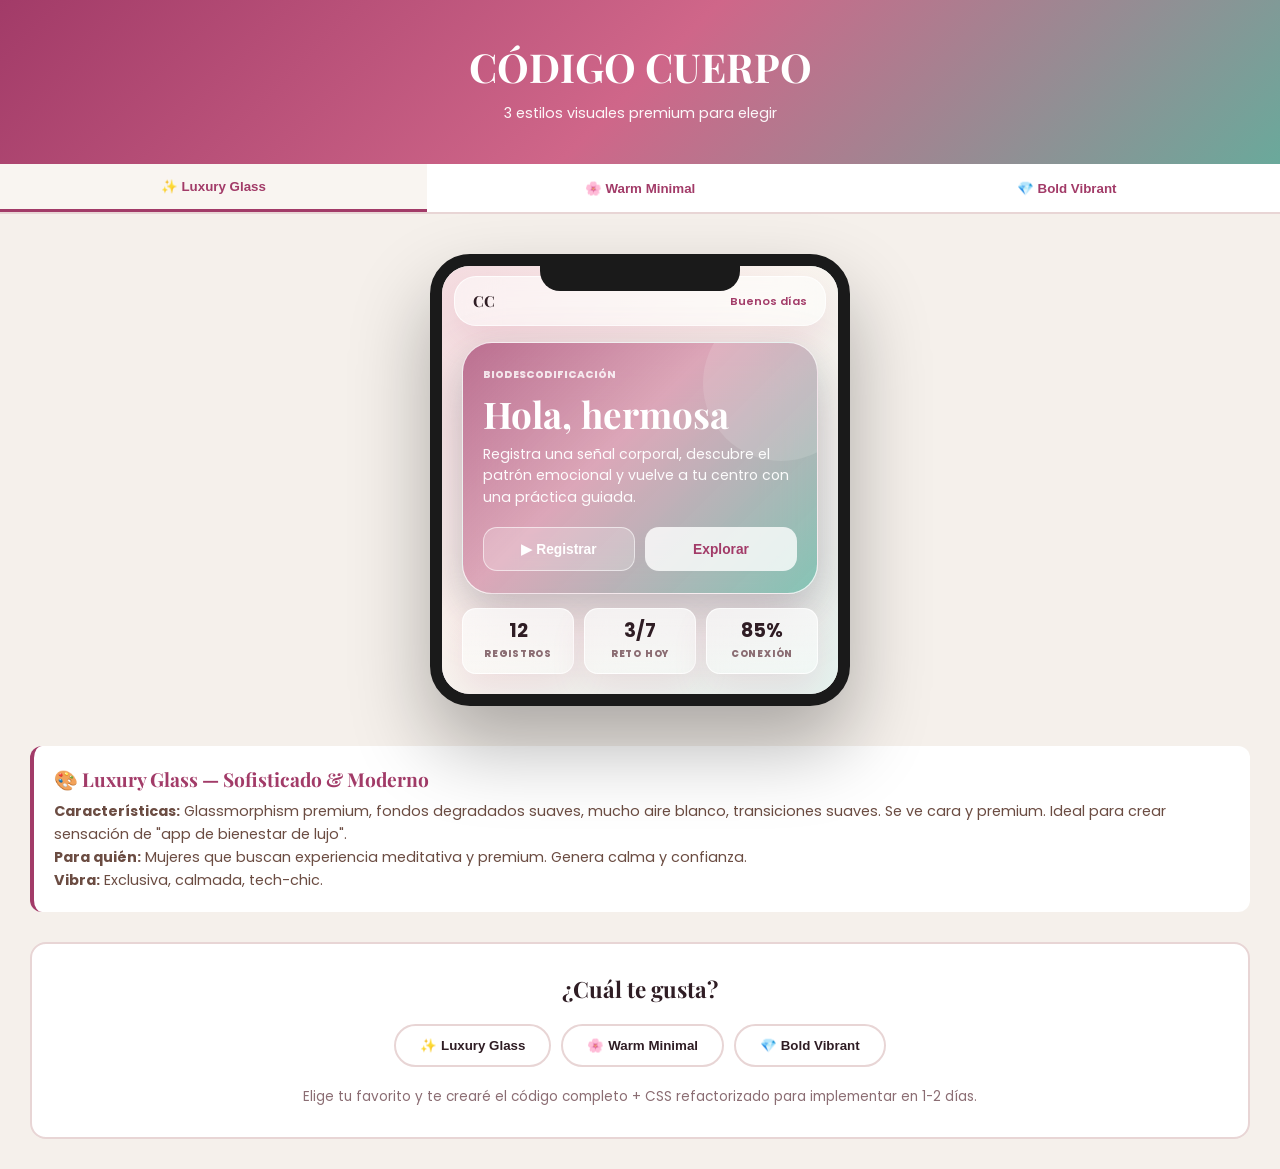
<file: mockups-premium.html>
<!DOCTYPE html>
<html lang="es">
<head>
  <meta charset="UTF-8">
  <meta name="viewport" content="width=device-width, initial-scale=1.0">
  <title>CÓDIGO CUERPO - 3 Mockups Premium</title>
  <link href="https://fonts.googleapis.com/css2?family=Poppins:wght@300;400;500;600;700;800&family=Playfair+Display:ital,wght@0,400;0,600;0,700;1,400&display=swap" rel="stylesheet">
  <style>
    * { margin: 0; padding: 0; box-sizing: border-box; }
    html { scroll-behavior: smooth; }
    body { font-family: 'Poppins', sans-serif; background: #f5f0eb; color: #2f1d24; }
    
    .header {
      background: linear-gradient(135deg, #a23b68 0%, #cf6689 50%, #6aa99b 100%);
      color: white;
      padding: 40px 20px;
      text-align: center;
    }
    .header h1 { font-family: 'Playfair Display', serif; font-size: 2.5rem; margin-bottom: 10px; }
    .header p { font-size: 0.9rem; opacity: 0.95; }
    
    .tabs {
      display: flex;
      gap: 0;
      background: white;
      border-bottom: 2px solid #e8d5d5;
      position: sticky;
      top: 0;
      z-index: 10;
    }
    .tab {
      flex: 1;
      padding: 15px;
      border: none;
      background: white;
      cursor: pointer;
      font-weight: 600;
      color: #a23b68;
      transition: all 0.3s;
    }
    .tab.active { background: #f9f5f1; border-bottom: 3px solid #a23b68; }
    .tab:hover { background: #f9f5f1; }
    
    .mockup-section {
      display: none;
      animation: fadeIn 0.4s ease;
    }
    .mockup-section.active { display: block; }
    
    @keyframes fadeIn { from { opacity: 0; transform: translateY(10px); } to { opacity: 1; transform: translateY(0); } }
    
    .phone-frame {
      max-width: 420px;
      margin: 40px auto;
      background: white;
      border-radius: 40px;
      border: 12px solid #1a1a1a;
      box-shadow: 0 40px 80px rgba(0,0,0,0.3);
      overflow: hidden;
      position: relative;
    }
    .phone-frame::before {
      content: '';
      position: absolute;
      top: 0;
      left: 50%;
      transform: translateX(-50%);
      width: 200px;
      height: 25px;
      background: #1a1a1a;
      border-radius: 0 0 20px 20px;
      z-index: 10;
    }
    .screen {
      min-height: 800px;
      overflow: hidden;
    }
    
    /* ===== OPCIÓN 1: LUXURY GLASS ===== */
    .opt1-bg {
      background: linear-gradient(135deg, rgba(245, 220, 224, 0.96) 0%, rgba(250, 245, 239, 0.96) 44%, rgba(229, 244, 239, 0.96) 100%),
                  linear-gradient(40deg, rgba(189, 86, 125, 0.16), rgba(13, 141, 112, 0.13));
      min-height: 100%;
    }
    
    .opt1-header {
      margin: 10px 12px 0;
      padding: 14px 18px;
      border-radius: 22px;
      background: rgba(255, 255, 255, 0.5);
      border: 1px solid rgba(255, 255, 255, 0.78);
      box-shadow: 0 14px 34px rgba(189, 86, 125, 0.14);
      backdrop-filter: blur(22px);
      display: flex;
      justify-content: space-between;
      align-items: center;
    }
    .opt1-header-logo {
      font-family: 'Playfair Display', serif;
      font-size: 0.95rem;
      font-weight: 700;
      color: #2f1d24;
    }
    .opt1-header-greeting { font-size: 0.7rem; color: #a23b68; font-weight: 600; }
    
    .opt1-hero {
      margin: 16px 20px 14px;
      padding: 24px 20px 22px;
      border-radius: 30px;
      background: linear-gradient(135deg, rgba(163, 63, 108, 0.72), rgba(189, 86, 125, 0.5) 42%, rgba(13, 141, 112, 0.48)), rgba(255, 255, 255, 0.34);
      border: 1px solid rgba(255, 255, 255, 0.78);
      box-shadow: 0 24px 56px rgba(189, 86, 125, 0.3), 0 14px 34px rgba(13, 141, 112, 0.18);
      backdrop-filter: blur(24px);
      color: white;
      position: relative;
      overflow: hidden;
    }
    .opt1-hero::before {
      content: '';
      position: absolute;
      right: -42px;
      top: -38px;
      width: 156px;
      height: 156px;
      border-radius: 50%;
      background: rgba(255, 255, 255, 0.13);
    }
    .opt1-hero h2 {
      font-family: 'Playfair Display', serif;
      font-size: 2.3rem;
      line-height: 1.05;
      margin-bottom: 10px;
      position: relative;
      z-index: 1;
    }
    .opt1-hero p {
      font-size: 0.88rem;
      line-height: 1.55;
      max-width: 310px;
      margin-bottom: 18px;
      opacity: 0.95;
      position: relative;
      z-index: 1;
    }
    .opt1-cta {
      display: grid;
      grid-template-columns: 1fr 1fr;
      gap: 10px;
      position: relative;
      z-index: 1;
    }
    .opt1-btn-primary {
      padding: 13px 20px;
      border-radius: 14px;
      border: 1px solid rgba(255, 255, 255, 0.58);
      background: rgba(255, 255, 255, 0.22);
      color: white;
      font-size: 0.86rem;
      font-weight: 600;
      cursor: pointer;
      transition: all 0.3s;
    }
    .opt1-btn-primary:hover { transform: translateY(-2px); box-shadow: 0 8px 16px rgba(61, 43, 37, 0.2); }
    .opt1-btn-ghost {
      padding: 13px 20px;
      border-radius: 14px;
      background: rgba(255, 255, 255, 0.78);
      color: #a23b68;
      border: none;
      font-size: 0.86rem;
      font-weight: 800;
      cursor: pointer;
      transition: all 0.3s;
    }
    .opt1-btn-ghost:hover { transform: translateY(-2px); box-shadow: 0 8px 16px rgba(189, 86, 125, 0.16); }
    
    .opt1-stats {
      display: grid;
      grid-template-columns: repeat(3, 1fr);
      gap: 10px;
      margin: 0 20px 20px;
    }
    .opt1-stat-card {
      background: linear-gradient(180deg, rgba(255, 255, 255, 0.68), rgba(255, 255, 255, 0.40));
      border: 1px solid rgba(255, 255, 255, 0.78);
      border-radius: 14px;
      padding: 12px 10px;
      box-shadow: 0 16px 34px rgba(189, 86, 125, 0.14);
      backdrop-filter: blur(18px);
      text-align: center;
    }
    .opt1-stat-card strong { display: block; font-size: 1.2rem; color: #2f1d24; line-height: 1; margin-bottom: 7px; }
    .opt1-stat-card span { display: block; font-size: 0.6rem; text-transform: uppercase; letter-spacing: 0.08em; color: #8b6d73; font-weight: 800; }
    
    /* ===== OPCIÓN 2: WARM MINIMAL ===== */
    .opt2-bg {
      background: linear-gradient(135deg, #faf5ef 0%, #f5f0eb 50%, #f0ebe5 100%);
      min-height: 100%;
    }
    
    .opt2-header {
      background: white;
      border-bottom: 1px solid #e8d5d5;
      padding: 16px 18px;
      display: flex;
      justify-content: space-between;
      align-items: center;
    }
    .opt2-header-logo {
      font-family: 'Playfair Display', serif;
      font-size: 1rem;
      font-weight: 800;
      color: #2f1d24;
      display: flex;
      align-items: center;
      gap: 10px;
    }
    .opt2-logo-mark {
      width: 32px;
      height: 32px;
      border-radius: 10px;
      background: linear-gradient(135deg, #a23b68, #cf6689);
      display: grid;
      place-items: center;
      color: white;
      font-size: 0.6rem;
      font-weight: 800;
    }
    .opt2-header-icons { display: flex; gap: 8px; }
    .opt2-icon-btn {
      width: 32px;
      height: 32px;
      border-radius: 50%;
      background: white;
      border: 1px solid #e8d5d5;
      cursor: pointer;
      display: grid;
      place-items: center;
      color: #a23b68;
      font-size: 1.2rem;
    }
    
    .opt2-hero {
      margin: 14px 20px 20px;
      padding: 22px 20px 20px;
      background: linear-gradient(135deg, #a23b68 0%, #d0678d 100%);
      border-radius: 28px;
      color: white;
    }
    .opt2-hero h2 {
      font-family: 'Playfair Display', serif;
      font-size: 2.2rem;
      line-height: 1.1;
      margin-bottom: 8px;
    }
    .opt2-hero p {
      font-size: 0.86rem;
      line-height: 1.6;
      margin-bottom: 16px;
      opacity: 0.95;
    }
    .opt2-cta {
      display: grid;
      grid-template-columns: 1fr 1fr;
      gap: 8px;
    }
    .opt2-btn {
      padding: 11px 16px;
      border-radius: 12px;
      border: none;
      font-size: 0.8rem;
      font-weight: 700;
      cursor: pointer;
      transition: all 0.2s;
    }
    .opt2-btn-primary { background: white; color: #a23b68; }
    .opt2-btn-primary:hover { transform: translateY(-1px); }
    .opt2-btn-secondary { background: rgba(255, 255, 255, 0.2); color: white; border: 1px solid rgba(255, 255, 255, 0.4); }
    .opt2-btn-secondary:hover { background: rgba(255, 255, 255, 0.3); transform: translateY(-1px); }
    
    .opt2-tools {
      display: grid;
      grid-template-columns: 1fr 1fr;
      gap: 12px;
      margin: 0 20px 24px;
    }
    .opt2-tool-card {
      min-height: 130px;
      border-radius: 16px;
      background: white;
      border: 1px solid #e8d5d5;
      padding: 60px 15px 15px;
      position: relative;
      box-shadow: 0 4px 12px rgba(162, 59, 104, 0.1);
      text-align: left;
    }
    .opt2-tool-card::before {
      content: '';
      position: absolute;
      left: 0;
      right: 0;
      top: 0;
      height: 54px;
      border-radius: 16px 16px 0 0;
      background: linear-gradient(135deg, #0d8d70, #6fa99b);
    }
    .opt2-tool-card strong { display: block; font-size: 0.9rem; color: #2f1d24; margin-bottom: 3px; }
    .opt2-tool-card small { display: block; font-size: 0.7rem; color: #8b6d73; line-height: 1.2; }
    
    /* ===== OPCIÓN 3: BOLD VIBRANT ===== */
    .opt3-bg {
      background: linear-gradient(135deg, #fef6f3 0%, #faf7f4 50%, #f5f3f1 100%);
      min-height: 100%;
    }
    
    .opt3-header {
      background: linear-gradient(135deg, rgba(162, 59, 104, 0.08), rgba(13, 141, 112, 0.08));
      padding: 14px 16px;
      border-bottom: 2px solid #e8d5d5;
      display: flex;
      justify-content: space-between;
      align-items: center;
    }
    .opt3-header-logo {
      font-family: 'Playfair Display', serif;
      font-size: 1.1rem;
      font-weight: 800;
      background: linear-gradient(135deg, #a23b68, #6fa99b);
      -webkit-background-clip: text;
      -webkit-text-fill-color: transparent;
      background-clip: text;
    }
    
    .opt3-hero {
      margin: 16px 16px 16px;
      padding: 20px 16px;
      background: linear-gradient(135deg, #a23b68 0%, #6fa99b 100%);
      border-radius: 24px;
      color: white;
      box-shadow: 0 20px 50px rgba(162, 59, 104, 0.2);
    }
    .opt3-hero-line {
      font-size: 0.65rem;
      font-weight: 800;
      letter-spacing: 0.15em;
      text-transform: uppercase;
      opacity: 0.85;
      margin-bottom: 8px;
    }
    .opt3-hero h2 {
      font-family: 'Playfair Display', serif;
      font-size: 2rem;
      line-height: 1.1;
      margin-bottom: 8px;
    }
    .opt3-hero p {
      font-size: 0.84rem;
      line-height: 1.5;
      margin-bottom: 14px;
    }
    .opt3-cta {
      display: grid;
      grid-template-columns: 1fr 1fr;
      gap: 8px;
    }
    .opt3-btn {
      padding: 11px 14px;
      border-radius: 12px;
      border: none;
      font-size: 0.78rem;
      font-weight: 700;
      cursor: pointer;
      transition: all 0.2s;
    }
    .opt3-btn-primary { background: white; color: #a23b68; }
    .opt3-btn-primary:hover { transform: scale(1.02); box-shadow: 0 6px 14px rgba(0, 0, 0, 0.15); }
    .opt3-btn-secondary { background: rgba(255, 255, 255, 0.25); color: white; border: 1px solid rgba(255, 255, 255, 0.5); }
    .opt3-btn-secondary:hover { background: rgba(255, 255, 255, 0.35); }
    
    .opt3-body-map {
      margin: 16px;
      padding: 14px;
      background: white;
      border-radius: 18px;
      border: 1.5px solid #e8d5d5;
      text-align: center;
    }
    .opt3-body-map-placeholder {
      width: 100%;
      height: 180px;
      background: linear-gradient(135deg, rgba(162, 59, 104, 0.1), rgba(13, 141, 112, 0.1));
      border-radius: 14px;
      display: grid;
      place-items: center;
      font-size: 3rem;
      margin-bottom: 10px;
    }
    .opt3-body-map-text {
      font-size: 0.75rem;
      color: #8b6d73;
      font-weight: 600;
    }
    
    .description {
      background: white;
      margin: 30px;
      padding: 20px;
      border-radius: 12px;
      border-left: 4px solid #a23b68;
    }
    .description h3 {
      font-family: 'Playfair Display', serif;
      font-size: 1.2rem;
      color: #a23b68;
      margin-bottom: 8px;
    }
    .description p {
      font-size: 0.9rem;
      line-height: 1.6;
      color: #6b4c42;
    }
    
    .vote-section {
      text-align: center;
      padding: 30px 20px;
      background: white;
      margin: 30px;
      border-radius: 16px;
      border: 2px solid #e8d5d5;
    }
    .vote-section h3 {
      font-family: 'Playfair Display', serif;
      font-size: 1.4rem;
      color: #2f1d24;
      margin-bottom: 20px;
    }
    .vote-buttons {
      display: flex;
      gap: 10px;
      justify-content: center;
      flex-wrap: wrap;
    }
    .vote-btn {
      padding: 12px 24px;
      border: 2px solid #e8d5d5;
      border-radius: 50px;
      background: white;
      color: #2f1d24;
      font-weight: 700;
      cursor: pointer;
      transition: all 0.3s;
    }
    .vote-btn:hover {
      background: #a23b68;
      color: white;
      border-color: #a23b68;
    }
  </style>
</head>
<body>

<div class="header">
  <h1>CÓDIGO CUERPO</h1>
  <p>3 estilos visuales premium para elegir</p>
</div>

<div class="tabs">
  <button class="tab active" onclick="showMockup('opt1')">✨ Luxury Glass</button>
  <button class="tab" onclick="showMockup('opt2')">🌸 Warm Minimal</button>
  <button class="tab" onclick="showMockup('opt3')">💎 Bold Vibrant</button>
</div>

<!-- OPCIÓN 1: LUXURY GLASS -->
<div id="opt1" class="mockup-section active">
  <div class="phone-frame">
    <div class="screen opt1-bg">
      <div class="opt1-header">
        <div class="opt1-header-logo">CC</div>
        <div class="opt1-header-greeting">Buenos días</div>
      </div>
      
      <div class="opt1-hero">
        <div style="font-size: 0.65rem; font-weight: 800; text-transform: uppercase; opacity: 0.8; margin-bottom: 12px;">Biodescodificación</div>
        <h2>Hola, hermosa</h2>
        <p>Registra una señal corporal, descubre el patrón emocional y vuelve a tu centro con una práctica guiada.</p>
        <div class="opt1-cta">
          <button class="opt1-btn-primary">▶ Registrar</button>
          <button class="opt1-btn-ghost">Explorar</button>
        </div>
      </div>
      
      <div class="opt1-stats">
        <div class="opt1-stat-card">
          <strong>12</strong>
          <span>Registros</span>
        </div>
        <div class="opt1-stat-card">
          <strong>3/7</strong>
          <span>Reto hoy</span>
        </div>
        <div class="opt1-stat-card">
          <strong>85%</strong>
          <span>Conexión</span>
        </div>
      </div>
    </div>
  </div>
  
  <div class="description">
    <h3>🎨 Luxury Glass — Sofisticado & Moderno</h3>
    <p><strong>Características:</strong> Glassmorphism premium, fondos degradados suaves, mucho aire blanco, transiciones suaves. Se ve cara y premium. Ideal para crear sensación de "app de bienestar de lujo".</p>
    <p><strong>Para quién:</strong> Mujeres que buscan experiencia meditativa y premium. Genera calma y confianza.</p>
    <p><strong>Vibra:</strong> Exclusiva, calmada, tech-chic.</p>
  </div>
</div>

<!-- OPCIÓN 2: WARM MINIMAL -->
<div id="opt2" class="mockup-section">
  <div class="phone-frame">
    <div class="screen opt2-bg">
      <div class="opt2-header">
        <div class="opt2-header-logo">
          <div class="opt2-logo-mark">CC</div>
          <span>Código Cuerpo</span>
        </div>
        <div class="opt2-header-icons">
          <div class="opt2-icon-btn">🔔</div>
          <div class="opt2-icon-btn">👤</div>
        </div>
      </div>
      
      <div class="opt2-hero">
        <h2>Hola, hermosa 🌸</h2>
        <p>Registra una señal corporal, descubre el patrón emocional y vuelve a tu centro.</p>
        <div class="opt2-cta">
          <button class="opt2-btn opt2-btn-primary">▶ Registrar</button>
          <button class="opt2-btn opt2-btn-secondary">Explorar →</button>
        </div>
      </div>
      
      <div class="opt2-tools">
        <div class="opt2-tool-card">
          <strong>Registros</strong>
          <small>Historial de tus señales corporales</small>
        </div>
        <div class="opt2-tool-card">
          <strong>Meditaciones</strong>
          <small>Prácticas guiadas y tapping</small>
        </div>
        <div class="opt2-tool-card">
          <strong>Reto 7 días</strong>
          <small>Profundiza tu escucha</small>
        </div>
        <div class="opt2-tool-card">
          <strong>Diario</strong>
          <small>Preguntas para sanar</small>
        </div>
      </div>
    </div>
  </div>
  
  <div class="description">
    <h3>🌸 Warm Minimal — Cálida & Accesible</h3>
    <p><strong>Características:</strong> Diseño limpio, sin mucho ruido visual, emojis como decoración, botones claros, colores tierra cálidos. Fácil de usar, muy legible.</p>
    <p><strong>Para quién:</strong> Mujeres que valoran claridad y facilidad. Menos es más. Sensación de "app de bienestar accesible y humana".</p>
    <p><strong>Vibra:</strong> Cálida, accesible, auténtica.</p>
  </div>
</div>

<!-- OPCIÓN 3: BOLD VIBRANT -->
<div id="opt3" class="mockup-section">
  <div class="phone-frame">
    <div class="screen opt3-bg">
      <div class="opt3-header">
        <div class="opt3-header-logo">CÓDIGO CUERPO</div>
        <div style="font-size: 1.2rem;">⚙️</div>
      </div>
      
      <div class="opt3-hero">
        <div class="opt3-hero-line">Biodescodificación · Cuerpo</div>
        <h2>¿Cómo estás?</h2>
        <p>Registra tu señal y descubre qué tu cuerpo intenta decirte.</p>
        <div class="opt3-cta">
          <button class="opt3-btn opt3-btn-primary">Registrar</button>
          <button class="opt3-btn opt3-btn-secondary">Diccionario</button>
        </div>
      </div>
      
      <div class="opt3-body-map">
        <div class="opt3-body-map-placeholder">🧘‍♀️</div>
        <div class="opt3-body-map-text">TAP EN UNA ZONA DEL CUERPO</div>
      </div>
      
      <div style="margin: 0 16px; display: grid; grid-template-columns: 1fr 1fr; gap: 10px;">
        <button style="padding: 10px; background: #a23b68; color: white; border: none; border-radius: 12px; font-weight: 700; font-size: 0.75rem; cursor: pointer;">Piel</button>
        <button style="padding: 10px; background: #6fa99b; color: white; border: none; border-radius: 12px; font-weight: 700; font-size: 0.75rem; cursor: pointer;">Energía</button>
        <button style="padding: 10px; background: #d4a574; color: white; border: none; border-radius: 12px; font-weight: 700; font-size: 0.75rem; cursor: pointer;">Ciclo</button>
        <button style="padding: 10px; background: #8b6d73; color: white; border: none; border-radius: 12px; font-weight: 700; font-size: 0.75rem; cursor: pointer;">Más zonas</button>
      </div>
    </div>
  </div>
  
  <div class="description">
    <h3>💎 Bold Vibrant — Llamativa & Moderna</h3>
    <p><strong>Características:</strong> Colores más saturados, gradientes vivos, tipografía grande y audaz, UI más geométrica. Se ve moderna y energética. Hay color en todos lados pero organizado.</p>
    <p><strong>Para quién:</strong> Mujeres que quieren algo llamativo pero sofisticado. Buscan que la app se note, que sea memorable. "Eso sí se ve premium."</p>
    <p><strong>Vibra:</strong> Moderna, audaz, energética.</p>
  </div>
</div>

<div class="vote-section">
  <h3>¿Cuál te gusta?</h3>
  <div class="vote-buttons">
    <button class="vote-btn" onclick="alert('Votaste: Luxury Glass ✨')">✨ Luxury Glass</button>
    <button class="vote-btn" onclick="alert('Votaste: Warm Minimal 🌸')">🌸 Warm Minimal</button>
    <button class="vote-btn" onclick="alert('Votaste: Bold Vibrant 💎')">💎 Bold Vibrant</button>
  </div>
  <p style="margin-top: 20px; color: #8b6d73; font-size: 0.85rem;">
    Elige tu favorito y te crearé el código completo + CSS refactorizado para implementar en 1-2 días.
  </p>
</div>

<script>
function showMockup(id) {
  // Hide all
  document.querySelectorAll('.mockup-section').forEach(el => el.classList.remove('active'));
  document.querySelectorAll('.tab').forEach(el => el.classList.remove('active'));
  
  // Show selected
  document.getElementById(id).classList.add('active');
  event.target.classList.add('active');
}
</script>

</body>
</html>
</file>
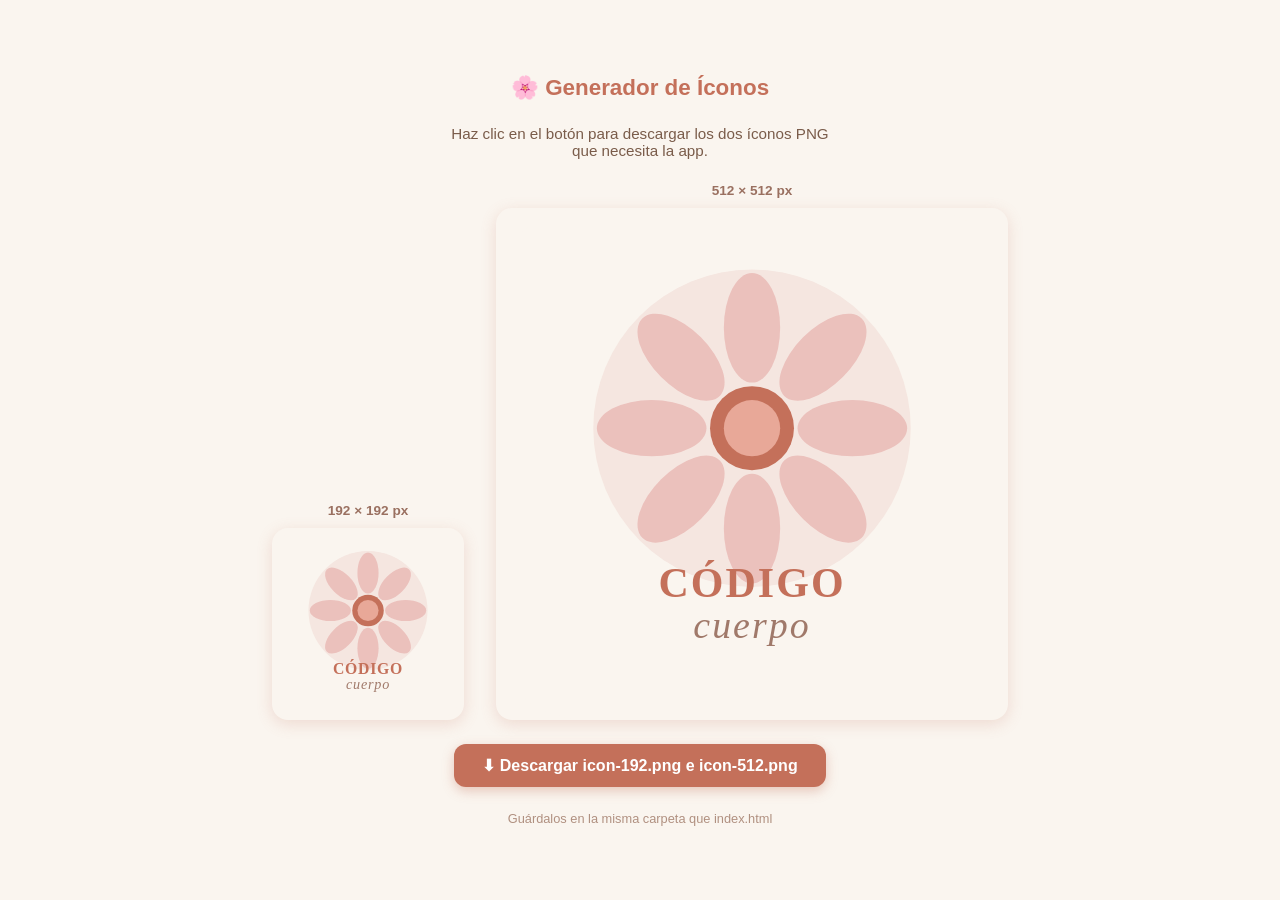
<file: codigo-cuerpo/create-icons.html>
<!DOCTYPE html>
<html lang="es">
<head>
<meta charset="UTF-8">
<title>Generador de Íconos — CÓDIGO CUERPO</title>
<style>
  body { font-family: sans-serif; background: #faf5ef; display: flex; flex-direction: column;
         align-items: center; justify-content: center; min-height: 100vh; margin: 0; gap: 24px; }
  h2   { color: #c4705a; margin: 0; font-size: 1.4rem; }
  p    { color: #7a5c4a; margin: 0; font-size: .95rem; text-align: center; max-width: 400px; }
  .canvases { display: flex; gap: 32px; align-items: flex-end; flex-wrap: wrap; justify-content: center; }
  .item { display: flex; flex-direction: column; align-items: center; gap: 10px; }
  .item label { font-size: .85rem; color: #9a7060; font-weight: 600; }
  canvas { border-radius: 16px; box-shadow: 0 4px 16px rgba(196,112,90,.2); }
  button { background: #c4705a; color: #fff; border: none; border-radius: 12px;
           padding: 12px 28px; font-size: 1rem; cursor: pointer; font-weight: 600;
           box-shadow: 0 4px 12px rgba(196,112,90,.35); transition: background .2s; }
  button:hover { background: #a85c48; }
  .note { font-size: .8rem; color: #b09080; }
</style>
</head>
<body>

<h2>🌸 Generador de Íconos</h2>
<p>Haz clic en el botón para descargar los dos íconos PNG que necesita la app.</p>

<div class="canvases">
  <div class="item">
    <label>192 × 192 px</label>
    <canvas id="c192" width="192" height="192"></canvas>
  </div>
  <div class="item">
    <label>512 × 512 px</label>
    <canvas id="c512" width="512" height="512"></canvas>
  </div>
</div>

<button onclick="downloadBoth()">⬇ Descargar icon-192.png e icon-512.png</button>
<p class="note">Guárdalos en la misma carpeta que index.html</p>

<script>
function drawIcon(canvas) {
  const size = canvas.width;
  const ctx  = canvas.getContext('2d');
  const cx   = size / 2;
  const cy   = size * 0.43; // centro de la flor ligeramente arriba del centro
  const r    = size * 0.31; // radio del fondo circular

  // ── Fondo redondeado ──
  const corner = size * 0.195;
  ctx.beginPath();
  ctx.moveTo(corner, 0);
  ctx.lineTo(size - corner, 0);
  ctx.quadraticCurveTo(size, 0, size, corner);
  ctx.lineTo(size, size - corner);
  ctx.quadraticCurveTo(size, size, size - corner, size);
  ctx.lineTo(corner, size);
  ctx.quadraticCurveTo(0, size, 0, size - corner);
  ctx.lineTo(0, corner);
  ctx.quadraticCurveTo(0, 0, corner, 0);
  ctx.closePath();
  ctx.fillStyle = '#faf5ef';
  ctx.fill();

  // ── Círculo suave de fondo ──
  ctx.beginPath();
  ctx.arc(cx, cy, r, 0, Math.PI * 2);
  ctx.fillStyle = '#f5e6e0';
  ctx.fill();

  // ── 8 pétalos ──
  const petalW = size * 0.055;
  const petalH = size * 0.107;
  const petalDist = size * 0.196; // distancia desde cy al centro del pétalo

  for (let i = 0; i < 8; i++) {
    const angle = (i * 45) * Math.PI / 180;
    ctx.save();
    ctx.translate(cx, cy);
    ctx.rotate(angle);
    ctx.globalAlpha = 0.75;
    ctx.beginPath();
    // pétalo como elipse desplazada hacia arriba
    ctx.ellipse(0, -petalDist, petalW, petalH, 0, 0, Math.PI * 2);
    ctx.fillStyle = '#e8b4b0';
    ctx.fill();
    ctx.restore();
  }
  ctx.globalAlpha = 1;

  // ── Centro exterior ──
  ctx.beginPath();
  ctx.arc(cx, cy, size * 0.082, 0, Math.PI * 2);
  ctx.fillStyle = '#c4705a';
  ctx.fill();

  // ── Centro interior ──
  ctx.beginPath();
  ctx.arc(cx, cy, size * 0.055, 0, Math.PI * 2);
  ctx.fillStyle = '#e8a898';
  ctx.fill();

  // ── Texto CÓDIGO ──
  const fs1 = size * 0.082;
  ctx.font = `700 ${fs1}px Georgia, serif`;
  ctx.fillStyle = '#c4705a';
  ctx.textAlign = 'center';
  ctx.letterSpacing = `${size * 0.004}px`;
  ctx.fillText('CÓDIGO', cx, cy + size * 0.33);

  // ── Texto cuerpo ──
  const fs2 = size * 0.074;
  ctx.font = `italic 400 ${fs2}px Georgia, serif`;
  ctx.fillStyle = '#a0796a';
  ctx.fillText('cuerpo', cx, cy + size * 0.41);
}

// Dibujar ambos al cargar
drawIcon(document.getElementById('c192'));
drawIcon(document.getElementById('c512'));

function downloadCanvas(canvas, filename) {
  const link = document.createElement('a');
  link.download = filename;
  link.href = canvas.toDataURL('image/png');
  link.click();
}

function downloadBoth() {
  downloadCanvas(document.getElementById('c192'), 'icon-192.png');
  setTimeout(() => {
    downloadCanvas(document.getElementById('c512'), 'icon-512.png');
  }, 300);
}
</script>
</body>
</html>
</file>
<file: codigo-cuerpo/styles-premium.css>
/* ═══════════════════════════════════════════════════════════════════════
   CÓDIGO CUERPO — LUXURY GLASS STYLES v2.0
   Premium Glassmorphism + Soft Gradients
   ═══════════════════════════════════════════════════════════════════════ */

:root {
  /* PRIMARIOS */
  --rose-deep:      #a23b68;
  --sage-green:     #6fa99b;
  --cream:          #f9f5f1;
  --white:          #ffffff;
  
  /* NEUTRALES */
  --text-dark:      #2f1d24;
  --text-mid:       #6b4c42;
  --text-light:     #8b6d73;
  
  /* ACENTOS */
  --gold:           #d4a574;
  
  /* GLASS EFFECTS */
  --glass:          rgba(255, 255, 255, 0.54);
  --glass-strong:   rgba(255, 255, 255, 0.72);
  --glass-border:   rgba(255, 255, 255, 0.78);
  
  /* SHADOWS */
  --shadow-sm:      0 8px 18px rgba(94, 64, 52, 0.10);
  --shadow-md:      0 16px 34px rgba(189, 86, 125, 0.14);
  --shadow-lg:      0 24px 56px rgba(189, 86, 125, 0.18);
  --shadow-xl:      0 28px 70px rgba(189, 86, 125, 0.22);
  
  /* GRADIENTES */
  --gradient-hero:  linear-gradient(135deg, rgba(163, 63, 108, 0.72), rgba(189, 86, 125, 0.5) 42%, rgba(13, 141, 112, 0.48));
  --gradient-btn:   linear-gradient(135deg, #a23b68, #d0678d 52%, #6fa99b);
  --gradient-bg:    linear-gradient(135deg, rgba(245, 220, 224, 0.96) 0%, rgba(250, 245, 239, 0.96) 44%, rgba(229, 244, 239, 0.96) 100%), linear-gradient(40deg, rgba(189, 86, 125, 0.16), rgba(13, 141, 112, 0.13));
  
  /* BACKDROP */
  --blur-md:        blur(18px);
  --blur-lg:        blur(24px);
  
  /* RADIUS */
  --radius-sm:      10px;
  --radius-md:      16px;
  --radius-lg:      22px;
  --radius-xl:      30px;
  
  /* TRANSITION */
  --tr:             all 0.3s cubic-bezier(0.34, 1.26, 0.64, 1);
}

/* ───────────────────────────────────────────────────────────
   RESET & BASE
   ─────────────────────────────────────────────────────────── */

*, *::before, *::after {
  box-sizing: border-box;
  margin: 0;
  padding: 0;
}

html {
  scroll-behavior: smooth;
  -webkit-text-size-adjust: 100%;
}

body {
  font-family: 'Poppins', sans-serif;
  background: var(--gradient-bg);
  background-attachment: fixed;
  color: var(--text-dark);
  min-height: 100vh;
  overflow-x: hidden;
}

/* Animated background grain (subtle) */
body::before {
  content: '';
  position: fixed;
  inset: 0;
  pointer-events: none;
  z-index: -1;
  background-image: 
    linear-gradient(rgba(255, 255, 255, 0.24) 1px, transparent 1px),
    linear-gradient(90deg, rgba(255, 255, 255, 0.18) 1px, transparent 1px);
  background-size: 44px 44px;
  mask-image: linear-gradient(to bottom, rgba(0, 0, 0, 0.7), transparent 75%);
}

button {
  cursor: pointer;
  border: none;
  background: none;
  font-family: inherit;
}

input, textarea {
  font-family: inherit;
}

.hidden {
  display: none !important;
}

/* ───────────────────────────────────────────────────────────
   APP LAYOUT
   ─────────────────────────────────────────────────────────── */

.app {
  display: flex;
  flex-direction: column;
  min-height: 100dvh;
  max-width: 520px;
  margin: 0 auto;
  position: relative;
  background: rgba(255, 255, 255, 0.12);
}

/* ───────────────────────────────────────────────────────────
   HEADER - LUXURY GLASS
   ─────────────────────────────────────────────────────────── */

.app-header {
  position: sticky;
  top: 10px;
  z-index: 100;
  margin: 10px 12px 0;
  padding: 14px 18px;
  border-radius: var(--radius-lg);
  background: rgba(255, 255, 255, 0.50);
  border: 1px solid var(--glass-border);
  box-shadow: 0 14px 34px rgba(189, 86, 125, 0.14), 0 6px 18px rgba(13, 141, 112, 0.09);
  backdrop-filter: var(--blur-lg) saturate(1.25);
  -webkit-backdrop-filter: var(--blur-lg) saturate(1.25);
  display: flex;
  align-items: center;
  justify-content: space-between;
}

.header-logo {
  font-family: 'Playfair Display', serif;
  font-size: 1.02rem;
  font-weight: 700;
  color: var(--text-dark);
  letter-spacing: 0.4px;
}

.header-greeting {
  font-size: 0.74rem;
  color: var(--rose-deep);
  font-weight: 600;
  font-style: normal;
}

.header-logout-btn {
  width: 34px;
  height: 34px;
  border-radius: 50%;
  background: rgba(255, 255, 255, 0.62);
  border: 1px solid rgba(255, 255, 255, 0.82);
  box-shadow: 0 10px 22px rgba(61, 43, 37, 0.10);
  display: grid;
  place-items: center;
  opacity: 0.75;
  transition: var(--tr);
}

.header-logout-btn:hover {
  background: rgba(255, 255, 255, 0.82);
  transform: translateY(-1px);
  opacity: 1;
}

/* ───────────────────────────────────────────────────────────
   MAIN CONTENT
   ─────────────────────────────────────────────────────────── */

.app-main {
  flex: 1;
  overflow-y: auto;
  padding-bottom: 104px;
}

/* ───────────────────────────────────────────────────────────
   SCREEN & LAYOUT
   ─────────────────────────────────────────────────────────── */

.screen {
  display: none;
  animation: fadeUp 0.28s ease;
  padding-top: 2px;
}

.screen.active {
  display: block;
}

@keyframes fadeUp {
  from {
    opacity: 0;
    transform: translateY(10px);
  }
  to {
    opacity: 1;
    transform: translateY(0);
  }
}

.screen-header {
  margin: 6px 12px 14px;
  padding: 18px 18px 12px;
  border-radius: var(--radius-lg);
  background: rgba(255, 255, 255, 0.38);
  backdrop-filter: var(--blur-lg);
  -webkit-backdrop-filter: var(--blur-lg);
}

.screen-header h2 {
  font-family: 'Playfair Display', serif;
  font-size: 1.55rem;
  color: var(--text-dark);
  letter-spacing: 0;
  margin-bottom: 8px;
}

.screen-header h2::after {
  content: '';
  display: block;
  width: 38px;
  height: 3px;
  margin-top: 8px;
  border-radius: 999px;
  background: linear-gradient(90deg, var(--rose-deep), var(--sage-green));
}

.screen-header p {
  color: rgba(61, 43, 37, 0.72);
  font-weight: 500;
  font-size: 0.84rem;
}

/* ───────────────────────────────────────────────────────────
   HOME HERO - PREMIUM SECTION
   ─────────────────────────────────────────────────────────── */

.home-hero-v2 {
  position: relative;
  margin: 16px 20px 14px;
  padding: 24px 20px 22px;
  border-radius: var(--radius-xl);
  background: var(--gradient-hero), rgba(255, 255, 255, 0.34);
  border: 1px solid rgba(255, 255, 255, 0.78);
  box-shadow: 0 24px 56px rgba(189, 86, 125, 0.30), 0 14px 34px rgba(13, 141, 112, 0.18);
  backdrop-filter: var(--blur-lg) saturate(1.25);
  -webkit-backdrop-filter: var(--blur-lg) saturate(1.25);
  color: #fff;
  overflow: hidden;
  min-height: 210px;
}

.home-hero-v2::before {
  content: '';
  position: absolute;
  right: -42px;
  top: -38px;
  width: 156px;
  height: 156px;
  border-radius: 50%;
  background: rgba(255, 255, 255, 0.13);
}

.home-hero-v2::after {
  content: '';
  position: absolute;
  right: 22px;
  top: 30px;
  width: 74px;
  height: 74px;
  border-radius: 24px;
  border: 1px solid rgba(255, 255, 255, 0.34);
  background: rgba(255, 255, 255, 0.12);
  transform: rotate(45deg);
}

.home-hero-topline {
  position: relative;
  z-index: 1;
  font-size: 0.68rem;
  font-weight: 800;
  letter-spacing: 0.13em;
  text-transform: uppercase;
  color: rgba(255, 255, 255, 0.74);
  margin-bottom: 12px;
}

.home-hero-v2 h2 {
  position: relative;
  z-index: 1;
  font-family: 'Playfair Display', serif;
  font-size: 2.35rem;
  line-height: 1.05;
  margin-bottom: 10px;
  color: #fff;
  max-width: 270px;
}

.home-hero-v2 h2 span {
  color: #ffe3ea;
}

.home-hero-v2 p {
  position: relative;
  z-index: 1;
  font-size: 0.92rem;
  line-height: 1.55;
  max-width: 330px;
  color: rgba(255, 255, 255, 0.84);
  margin-bottom: 18px;
}

.home-hero-actions {
  position: relative;
  z-index: 1;
  display: grid;
  grid-template-columns: 1fr 1fr;
  gap: 10px;
}

.home-hero-actions .btn-primary,
.home-hero-actions .btn-ghost {
  margin: 0;
  min-height: 46px;
  border-radius: 14px;
  font-size: 0.86rem;
  box-shadow: none;
}

.home-hero-actions .btn-primary {
  background: rgba(255, 255, 255, 0.22);
  border: 1px solid rgba(255, 255, 255, 0.58);
  color: #fff;
  box-shadow: 0 12px 24px rgba(61, 43, 37, 0.14);
}

.home-hero-actions .btn-primary:hover {
  background: rgba(255, 255, 255, 0.32);
  transform: translateY(-2px);
  box-shadow: 0 16px 32px rgba(61, 43, 37, 0.18);
}

.home-hero-actions .btn-ghost {
  background: rgba(255, 255, 255, 0.78);
  color: var(--rose-deep);
  border: none;
  font-weight: 800;
  box-shadow: 0 12px 24px rgba(189, 86, 125, 0.16);
}

.home-hero-actions .btn-ghost:hover {
  background: rgba(255, 255, 255, 0.88);
  transform: translateY(-2px);
}

/* ───────────────────────────────────────────────────────────
   STATS CARDS - GLASS
   ─────────────────────────────────────────────────────────── */

.home-stats-v2 {
  display: grid;
  grid-template-columns: repeat(3, 1fr);
  gap: 10px;
  margin: 0 20px 20px;
}

.home-stat-card {
  background: linear-gradient(180deg, rgba(255, 255, 255, 0.68), rgba(255, 255, 255, 0.40));
  border: 1px solid rgba(255, 255, 255, 0.78);
  border-radius: 14px;
  padding: 12px 10px;
  box-shadow: 0 16px 34px rgba(189, 86, 125, 0.14), 0 8px 20px rgba(13, 141, 112, 0.08);
  backdrop-filter: var(--blur-md);
  -webkit-backdrop-filter: var(--blur-md);
  text-align: center;
}

.home-stat-card strong {
  display: block;
  font-size: 1.25rem;
  color: var(--text-dark);
  line-height: 1;
  margin-bottom: 7px;
}

.home-stat-card span {
  display: block;
  margin-top: 7px;
  font-size: 0.64rem;
  text-transform: uppercase;
  letter-spacing: 0.08em;
  color: var(--text-light);
  font-weight: 800;
}

/* ───────────────────────────────────────────────────────────
   BUTTONS - PREMIUM
   ─────────────────────────────────────────────────────────── */

.btn-primary {
  display: inline-flex;
  align-items: center;
  justify-content: center;
  background: var(--gradient-btn);
  color: #fff;
  border-radius: var(--radius-pill);
  padding: 13px 28px;
  font-size: 0.86rem;
  font-weight: 700;
  min-height: 46px;
  box-shadow: 0 12px 28px rgba(196, 112, 90, 0.28), inset 0 1px 0 rgba(255, 255, 255, 0.32);
  transition: var(--tr);
}

.btn-primary:hover {
  transform: translateY(-2px);
  box-shadow: 0 16px 34px rgba(196, 112, 90, 0.32), inset 0 1px 0 rgba(255, 255, 255, 0.32);
}

.btn-primary:active {
  transform: translateY(0);
}

.btn-ghost {
  display: inline-flex;
  align-items: center;
  justify-content: center;
  background: rgba(255, 255, 255, 0.42);
  color: var(--text-mid);
  border: 1px solid rgba(255, 255, 255, 0.68);
  border-radius: var(--radius-pill);
  padding: 11px 24px;
  font-size: 0.86rem;
  font-weight: 600;
  backdrop-filter: var(--blur-md);
  transition: var(--tr);
}

.btn-ghost:hover {
  background: rgba(255, 255, 255, 0.68);
  transform: translateY(-1px);
}

button:disabled {
  opacity: 0.4;
  cursor: not-allowed;
  transform: none !important;
}

/* ───────────────────────────────────────────────────────────
   BODY MAP - PREMIUM
   ─────────────────────────────────────────────────────────── */

.body-map-container {
  padding: 0 20px 0;
}

.body-map-wrapper {
  max-width: none;
  padding: 16px 14px 18px;
  border-radius: var(--radius-lg);
  background: linear-gradient(145deg, rgba(255, 255, 255, 0.66), rgba(255, 255, 255, 0.34));
  border: 1px solid rgba(255, 255, 255, 0.78);
  box-shadow: 0 24px 56px rgba(189, 86, 125, 0.18), 0 14px 36px rgba(13, 141, 112, 0.12);
  backdrop-filter: var(--blur-lg) saturate(1.18);
  -webkit-backdrop-filter: var(--blur-lg) saturate(1.18);
  overflow: hidden;
  position: relative;
}

.body-map-wrapper::before {
  display: none;
}

.body-character-map {
  position: relative;
  width: min(100%, 330px);
  height: 520px;
  margin: 0 auto;
  border-radius: 28px;
  overflow: hidden;
  background: linear-gradient(180deg, rgba(255, 255, 255, 0.62), rgba(255, 255, 255, 0.38));
  box-shadow: inset 0 1px 0 rgba(255, 255, 255, 0.62);
}

.body-character-map::before {
  content: '';
  position: absolute;
  inset: 10px 18px;
  border-radius: 28px;
  background: radial-gradient(circle at 50% 28%, rgba(189, 86, 125, 0.18), transparent 35%),
              radial-gradient(circle at 25% 75%, rgba(13, 141, 112, 0.12), transparent 40%);
  pointer-events: none;
  z-index: 2;
}

.body-character-img {
  position: absolute;
  left: 50%;
  top: 16px;
  transform: translateX(-50%);
  height: 500px;
  width: auto;
  object-fit: contain;
  filter: drop-shadow(0 22px 32px rgba(83, 50, 45, 0.16));
  user-select: none;
  pointer-events: none;
  z-index: 1;
}

.body-zone-hotspot {
  position: absolute;
  z-index: 3;
  border-radius: 999px;
  background: rgba(255, 255, 255, 0.18);
  border: 1px solid rgba(255, 255, 255, 0.20);
  color: transparent;
  transition: all 0.2s ease;
  display: grid;
  place-items: center;
}

.body-zone-hotspot span {
  opacity: 0;
  transform: translateY(4px);
  transition: all 0.2s ease;
  background: rgba(255, 255, 255, 0.82);
  border: 1px solid rgba(255, 255, 255, 0.88);
  box-shadow: 0 10px 22px rgba(189, 86, 125, 0.22);
  border-radius: 12px;
  padding: 6px 12px;
  font-size: 0.72rem;
  font-weight: 600;
  color: var(--text-dark);
  white-space: nowrap;
}

.body-zone-hotspot:hover,
.body-zone-hotspot:focus-visible,
.body-zone-hotspot.selected {
  background: rgba(189, 86, 125, 0.20);
  border-color: rgba(255, 255, 255, 0.88);
  box-shadow: 0 0 0 5px rgba(189, 86, 125, 0.10), 0 6px 16px rgba(189, 86, 125, 0.18);
}

.body-zone-hotspot:hover span,
.body-zone-hotspot:focus-visible span,
.body-zone-hotspot.selected span {
  opacity: 1;
  transform: translateY(0);
}

/* Posiciones de hotspots */
.zone-head { left: 39%; top: 6%; width: 22%; height: 14%; }
.zone-throat { left: 43%; top: 20%; width: 14%; height: 6%; }
.zone-chest { left: 34%; top: 25%; width: 32%; height: 12%; }
.zone-shoulders-left { left: 23%; top: 25%; width: 16%; height: 18%; }
.zone-shoulders-right { left: 61%; top: 25%; width: 16%; height: 18%; }
.zone-belly { left: 34%; top: 38%; width: 32%; height: 16%; }
.zone-lumbar { left: 34%; top: 54%; width: 32%; height: 14%; }
.zone-pelvis { left: 38%; top: 68%; width: 24%; height: 8%; }
.zone-hips-left { left: 22%; top: 68%; width: 14%; height: 12%; }
.zone-hips-right { left: 64%; top: 68%; width: 14%; height: 12%; }
.zone-legs-left { left: 25%; top: 80%; width: 12%; height: 20%; }
.zone-legs-right { left: 63%; top: 80%; width: 12%; height: 20%; }

/* ───────────────────────────────────────────────────────────
   EXTRA ZONES & DICTIONARY
   ─────────────────────────────────────────────────────────── */

.extra-zones {
  position: relative;
  z-index: 2;
  margin: 16px 0 6px;
  justify-content: stretch;
  display: grid;
  grid-template-columns: repeat(3, 1fr);
  gap: 8px;
}

.extra-zone-btn {
  min-height: 42px;
  font-weight: 800;
  border-radius: var(--radius-md);
  background: linear-gradient(145deg, rgba(255, 255, 255, 0.70), rgba(255, 255, 255, 0.42));
  border: 1px solid rgba(255, 255, 255, 0.78);
  box-shadow: 0 16px 36px rgba(189, 86, 125, 0.12), 0 8px 22px rgba(13, 141, 112, 0.08);
  color: var(--text-dark);
  backdrop-filter: var(--blur-md) saturate(1.15);
  justify-content: center;
  transition: var(--tr);
}

.extra-zone-btn:hover {
  transform: translateY(-2px);
  box-shadow: 0 22px 48px rgba(189, 86, 125, 0.18), 0 12px 28px rgba(13, 141, 112, 0.12);
  border-color: rgba(255, 255, 255, 0.92);
}

.dict-home-btn {
  min-height: 52px;
  font-weight: 800;
  margin-top: 12px;
  background: linear-gradient(145deg, rgba(255, 255, 255, 0.70), rgba(255, 255, 255, 0.42));
  border: 1px solid rgba(255, 255, 255, 0.78);
  box-shadow: 0 16px 36px rgba(189, 86, 125, 0.12), 0 8px 22px rgba(13, 141, 112, 0.08);
  border-radius: var(--radius-md);
  color: var(--text-dark);
  display: flex;
  align-items: center;
  gap: 10px;
  padding: 14px 16px;
  backdrop-filter: var(--blur-md) saturate(1.15);
  transition: var(--tr);
}

.dict-home-btn:hover {
  transform: translateY(-2px);
  box-shadow: 0 22px 48px rgba(189, 86, 125, 0.18), 0 12px 28px rgba(13, 141, 112, 0.12);
}

/* ───────────────────────────────────────────────────────────
   SECTION HEADING
   ─────────────────────────────────────────────────────────── */

.body-section-heading {
  margin: 0 20px 10px;
  display: flex;
  align-items: flex-end;
  justify-content: space-between;
  gap: 12px;
}

.body-section-heading h3 {
  font-family: 'Playfair Display', serif;
  font-size: 1.35rem;
  color: var(--text-dark);
}

.body-section-heading::after {
  content: 'Toca una zona';
  font-size: 0.72rem;
  font-weight: 800;
  color: var(--rose-deep);
  background: rgba(255, 255, 255, 0.58);
  border: 1px solid rgba(255, 255, 255, 0.76);
  border-radius: 999px;
  padding: 6px 12px;
  white-space: nowrap;
}

/* ───────────────────────────────────────────────────────────
   MODAL - LUXURY GLASS
   ─────────────────────────────────────────────────────────── */

.modal-overlay {
  position: fixed;
  inset: 0;
  z-index: 500;
  background: rgba(61, 43, 37, 0.34);
  backdrop-filter: var(--blur-md) saturate(1.1);
  -webkit-backdrop-filter: var(--blur-md) saturate(1.1);
  display: flex;
  align-items: flex-end;
  justify-content: center;
  padding: 0;
}

.modal-box {
  background: linear-gradient(145deg, rgba(255, 255, 255, 0.82), rgba(255, 255, 255, 0.62));
  border: 1px solid rgba(255, 255, 255, 0.82);
  box-shadow: 0 28px 70px rgba(189, 86, 125, 0.22), 0 18px 48px rgba(61, 43, 37, 0.16);
  backdrop-filter: var(--blur-xl) saturate(1.18);
  -webkit-backdrop-filter: var(--blur-xl) saturate(1.18);
  border-radius: var(--radius-xl) var(--radius-xl) 0 0;
  width: 100%;
  max-width: 480px;
  max-height: 92vh;
  overflow-y: auto;
  animation: slideUp 0.32s cubic-bezier(0.34, 1.26, 0.64, 1);
  padding-bottom: 20px;
}

@keyframes slideUp {
  from {
    transform: translateY(100%);
  }
  to {
    transform: translateY(0);
  }
}

.modal-header {
  display: flex;
  align-items: center;
  justify-content: space-between;
  padding: 18px 18px 12px;
  border-bottom: 1px solid rgba(255, 255, 255, 0.62);
  position: sticky;
  top: 0;
  background: rgba(255, 255, 255, 0.58);
  backdrop-filter: var(--blur-md);
  -webkit-backdrop-filter: var(--blur-md);
  z-index: 10;
}

.modal-zone-badge {
  display: flex;
  align-items: center;
  gap: 10px;
}

.modal-zone-badge span {
  font-size: 1.45rem;
}

.modal-zone-badge h3 {
  font-family: 'Playfair Display', serif;
  font-size: 1.15rem;
  color: var(--rose-deep);
}

.modal-close-btn {
  width: 30px;
  height: 30px;
  border-radius: 50%;
  background: rgba(255, 255, 255, 0.62);
  border: 1px solid rgba(255, 255, 255, 0.72);
  box-shadow: 0 8px 18px rgba(94, 64, 52, 0.10);
  color: var(--text-mid);
  font-size: 0.85rem;
  display: flex;
  align-items: center;
  justify-content: center;
  transition: var(--tr);
}

.modal-close-btn:hover {
  background: var(--rose-deep);
  color: #fff;
}

.modal-body {
  padding: 14px 18px 18px;
}

/* ───────────────────────────────────────────────────────────
   CARD COMPONENTS - GLASS
   ─────────────────────────────────────────────────────────── */

.diary-exercise-card,
.challenge-day-card,
.reconect-intro-card,
.reconect-session-card,
.meditation-card,
.record-card,
.dh-card,
.repair-card,
.med-script-box,
.heatmap-section {
  background: rgba(255, 255, 255, 0.58);
  border: 1px solid rgba(255, 255, 255, 0.76);
  box-shadow: var(--shadow-sm);
  backdrop-filter: var(--blur-md);
  -webkit-backdrop-filter: var(--blur-md);
  border-radius: var(--radius-md);
}

.diary-exercise-card:hover,
.challenge-day-card:hover,
.meditation-card:hover,
.record-card:hover,
.dh-card:hover,
.reconect-session-card:hover {
  transform: translateY(-2px);
  box-shadow: 0 18px 38px rgba(94, 64, 52, 0.14);
  border-color: rgba(232, 168, 152, 0.72);
}

/* ───────────────────────────────────────────────────────────
   BOTTOM NAV - GLASS
   ─────────────────────────────────────────────────────────── */

.bottom-nav {
  position: fixed;
  bottom: 10px;
  left: 50%;
  transform: translateX(-50%);
  width: calc(100% - 20px);
  max-width: 500px;
  border: 1px solid rgba(255, 255, 255, 0.78);
  border-radius: 26px;
  padding: 6px 6px calc(6px + env(safe-area-inset-bottom));
  background: rgba(255, 255, 255, 0.58);
  box-shadow: 0 20px 48px rgba(189, 86, 125, 0.16), 0 10px 28px rgba(61, 43, 37, 0.12);
  backdrop-filter: var(--blur-lg) saturate(1.25);
  -webkit-backdrop-filter: var(--blur-lg) saturate(1.25);
}

.nav-item {
  flex: 1;
  display: flex;
  flex-direction: column;
  align-items: center;
  gap: 1px;
  padding: 8px 4px;
  color: rgba(61, 43, 37, 0.54);
  border-radius: 20px;
  transition: var(--tr);
}

.nav-item.active {
  background: linear-gradient(145deg, rgba(255, 255, 255, 0.78), rgba(245, 230, 224, 0.74));
  color: var(--rose-deep);
  box-shadow: inset 0 1px 0 rgba(255, 255, 255, 0.72), 0 8px 18px rgba(196, 112, 90, 0.10);
}

.nav-icon {
  font-size: 1.2rem;
  line-height: 1;
  filter: saturate(0.95);
}

.nav-label {
  font-size: 0.58rem;
  font-weight: 700;
  line-height: 1.1;
  max-width: 64px;
  white-space: nowrap;
  overflow: hidden;
  text-overflow: ellipsis;
}

/* ───────────────────────────────────────────────────────────
   RESPONSIVE DESIGN
   ─────────────────────────────────────────────────────────── */

@media (min-width: 700px) {
  .app {
    margin: 22px auto;
    border-radius: var(--radius-xl);
    overflow: hidden;
    min-height: calc(100dvh - 44px);
    box-shadow: 0 30px 90px rgba(61, 43, 37, 0.14);
  }
  
  .bottom-nav {
    bottom: 24px;
  }
  
  .modal-box {
    max-width: 520px;
    border-radius: var(--radius-xl);
  }
  
  .home-hero-v2 {
    margin-top: 14px;
    border-radius: var(--radius-xl);
  }
}

@media (max-width: 380px) {
  .bottom-nav {
    width: calc(100% - 12px);
    bottom: 6px;
  }
  
  .nav-label {
    font-size: 0.54rem;
    max-width: 48px;
  }
  
  .body-map-wrapper {
    padding: 16px 12px 14px;
  }
  
  .home-hero-v2 h2 {
    font-size: 2rem;
  }
}

@media (prefers-reduced-motion: reduce) {
  *,
  *::before,
  *::after {
    animation-duration: 0.01ms !important;
    animation-iteration-count: 1 !important;
    scroll-behavior: auto !important;
    transition-duration: 0.01ms !important;
  }
}
</file>
<file: codigo-cuerpo/styles-premium-v3.css>
/* v3 visual refinements (safe override, keeps old styles intact) */
:root {
  --radius-pill: 999px;
  --blur-xl: blur(30px);
}

/* Improve readability and rhythm */
body {
  line-height: 1.45;
}

.app-main {
  padding-bottom: 118px;
}

/* Header polish */
.app-header {
  top: 8px;
  margin: 8px 12px 2px;
  border-radius: 18px;
}

.header-logo {
  letter-spacing: 0.2px;
}

/* Hero spacing + balance */
.home-hero-v2 {
  margin: 14px 16px 14px;
  padding: 22px 18px 20px;
  min-height: 200px;
}

.home-hero-v2 h2 {
  font-size: 2.1rem;
  max-width: 250px;
}

.home-hero-v2 p {
  font-size: 0.9rem;
}

.home-hero-actions .btn-primary,
.home-hero-actions .btn-ghost {
  min-height: 48px;
  font-weight: 700;
}

/* Stats and cards */
.home-stats-v2 {
  margin: 0 16px 18px;
  gap: 8px;
}

.home-stat-card {
  border-radius: 12px;
  padding: 10px 8px;
}

/* Body map wrapper breathing room */
.body-map-container {
  padding: 0 16px 0;
}

.body-map-wrapper {
  padding: 14px 12px 16px;
  border-radius: 18px;
}

.body-character-map {
  width: min(100%, 320px);
  height: 505px;
}

.body-character-img {
  height: 484px;
}

/* Buttons consistency */
.btn-primary,
.btn-ghost {
  border-radius: 14px;
}

.btn-primary {
  padding: 13px 22px;
}

.btn-ghost {
  padding: 11px 18px;
}

.btn-small {
  min-height: 40px;
  font-size: 0.8rem;
}

/* Modal refinement */
.modal-box {
  max-height: 90vh;
}

.modal-body {
  padding: 14px 16px 18px;
}

/* Bottom nav: better thumb usability */
.bottom-nav {
  width: calc(100% - 16px);
  border-radius: 22px;
  padding: 6px 6px calc(8px + env(safe-area-inset-bottom));
}

.nav-item {
  padding: 9px 4px;
}

.nav-label {
  font-size: 0.6rem;
  max-width: 62px;
}

/* Accessibility focus */
button:focus-visible,
input:focus-visible,
textarea:focus-visible,
select:focus-visible {
  outline: 2px solid rgba(162, 59, 104, 0.45);
  outline-offset: 2px;
}

/* Mobile tuning */
@media (max-width: 430px) {
  .home-hero-v2 {
    margin: 12px 12px 12px;
    padding: 20px 14px 16px;
  }

  .home-hero-v2 h2 {
    font-size: 1.9rem;
    max-width: 210px;
  }

  .home-stats-v2,
  .body-map-container,
  .body-section-heading {
    margin-left: 12px;
    margin-right: 12px;
    padding-left: 0;
    padding-right: 0;
  }

  .home-hero-actions {
    grid-template-columns: 1fr;
  }

  .screen-header {
    margin: 6px 12px 12px;
    padding: 14px 14px 10px;
  }

  .screen-header h2 {
    font-size: 1.35rem;
  }

  .nav-icon {
    font-size: 1.12rem;
  }
}
</file>
<file: docs/styles-premium.css>
/* CÓDIGO CUERPO — LUXURY GLASS STYLES v2.0 */
:root {
  --rose-deep: #a23b68;
  --sage-green: #6fa99b;
  --cream: #f9f5f1;
  --white: #ffffff;
  --text-dark: #2f1d24;
  --text-mid: #6b4c42;
  --text-light: #8b6d73;
  --gold: #d4a574;
  --glass: rgba(255, 255, 255, 0.54);
  --glass-strong: rgba(255, 255, 255, 0.72);
  --glass-border: rgba(255, 255, 255, 0.78);
  --shadow-sm: 0 8px 18px rgba(94, 64, 52, 0.10);
  --shadow-md: 0 16px 34px rgba(189, 86, 125, 0.14);
  --shadow-lg: 0 24px 56px rgba(189, 86, 125, 0.18);
  --gradient-btn: linear-gradient(135deg, #a23b68, #d0678d 52%, #6fa99b);
  --blur-lg: blur(24px);
  --radius-lg: 22px;
  --tr: all 0.3s cubic-bezier(0.34, 1.26, 0.64, 1);
}

* {
  box-sizing: border-box;
  margin: 0;
  padding: 0;
}

body {
  font-family: 'Poppins', sans-serif;
  background: linear-gradient(135deg, #f9f5f1 0%, #f9f5f1 100%);
  color: var(--text-dark);
  min-height: 100vh;
}

.hidden { display: none !important; }

/* ACCESO */
.access-screen {
  position: fixed;
  inset: 0;
  background: linear-gradient(145deg, #f5e6e0 0%, #faf5ef 45%, #e8f2f0 100%);
  display: flex;
  align-items: center;
  justify-content: center;
  z-index: 2000;
  padding: 24px;
}

.access-content {
  text-align: center;
  max-width: 380px;
  width: 100%;
}

.access-title {
  font-family: 'Playfair Display', serif;
  font-size: 2.6rem;
  font-weight: 700;
  color: #c4705a;
  line-height: 1.1;
  margin-bottom: 5px;
}

.access-title span {
  color: #a0796a;
  font-weight: 400;
  font-style: italic;
}

.access-card {
  background: var(--white);
  border-radius: 16px;
  padding: 22px;
  box-shadow: 0 4px 24px rgba(160, 100, 80, 0.15);
  margin-top: 20px;
}

.access-input-row input {
  width: 100%;
  padding: 14px 16px;
  border: 2px solid #e8a898;
  border-radius: 10px;
  font-size: 1.05rem;
  font-weight: 600;
  text-align: center;
  margin-bottom: 14px;
}

.access-input-row input:focus {
  outline: none;
  border-color: #c4705a;
}

.btn-primary {
  width: 100%;
  padding: 14px 20px;
  background: var(--gradient-btn);
  color: white;
  border: none;
  border-radius: 10px;
  font-weight: 700;
  cursor: pointer;
  transition: var(--tr);
}

.btn-primary:hover {
  transform: translateY(-2px);
  box-shadow: var(--shadow-lg);
}

/* SPLASH */
.splash {
  position: fixed;
  inset: 0;
  background: linear-gradient(145deg, #f5e6e0 0%, #faf5ef 45%, #e8f2f0 100%);
  display: flex;
  align-items: center;
  justify-content: center;
  z-index: 1500;
  padding: 24px;
}

.splash-content {
  text-align: center;
  max-width: 380px;
}

.splash-title {
  font-family: 'Playfair Display', serif;
  font-size: 2.6rem;
  color: #c4705a;
  margin: 20px 0 10px;
}

.splash-title span {
  color: #a0796a;
  font-style: italic;
}

.splash-message {
  color: var(--text-mid);
  font-size: 1rem;
  line-height: 1.6;
  margin: 30px 0;
}

.splash-name-form {
  margin: 20px 0;
}

.splash-name-form input {
  width: 100%;
  padding: 12px 16px;
  border: 2px solid #e8d5d5;
  border-radius: 10px;
  font-size: 1rem;
  margin-top: 10px;
}

/* APP */
.app {
  display: flex;
  flex-direction: column;
  min-height: 100dvh;
  max-width: 520px;
  margin: 0 auto;
  background: rgba(255, 255, 255, 0.12);
}

.app-header {
  position: sticky;
  top: 10px;
  z-index: 100;
  margin: 10px 12px 0;
  padding: 14px 18px;
  border-radius: var(--radius-lg);
  background: rgba(255, 255, 255, 0.50);
  border: 1px solid var(--glass-border);
  backdrop-filter: var(--blur-lg);
  display: flex;
  align-items: center;
  justify-content: space-between;
}

.header-logo {
  font-family: 'Playfair Display', serif;
  font-weight: 700;
  color: var(--text-dark);
}

.app-main {
  flex: 1;
  overflow-y: auto;
  padding-bottom: 100px;
}

.screen { display: none; }
.screen.active { display: block; }

.btn-ghost {
  width: 100%;
  padding: 12px 20px;
  background: transparent;
  color: var(--rose-deep);
  border: 2px solid var(--rose-deep);
  border-radius: 10px;
  font-weight: 600;
  cursor: pointer;
  margin-top: 10px;
  transition: var(--tr);
}

.btn-ghost:hover {
  background: rgba(162, 59, 104, 0.1);
}
</file>
<file: docs/styles-premium-v3.css>
/* v3 visual refinements for GitHub Pages /docs (safe override) */
:root {
  --radius-pill: 999px;
  --blur-xl: blur(30px);
}

body {
  line-height: 1.45;
}

.app-main {
  padding-bottom: 118px;
}

.app-header {
  top: 8px;
  margin: 8px 12px 2px;
  border-radius: 18px;
}

.home-hero-v2 {
  margin: 14px 16px 14px;
  padding: 22px 18px 20px;
  min-height: 200px;
}

.home-hero-v2 h2 {
  font-size: 2.1rem;
  max-width: 250px;
}

.home-hero-v2 p {
  font-size: 0.9rem;
}

.home-hero-actions .btn-primary,
.home-hero-actions .btn-ghost {
  min-height: 48px;
  font-weight: 700;
}

.home-stats-v2 {
  margin: 0 16px 18px;
  gap: 8px;
}

.home-stat-card {
  border-radius: 12px;
  padding: 10px 8px;
}

.body-map-container {
  padding: 0 16px 0;
}

.body-map-wrapper {
  padding: 14px 12px 16px;
  border-radius: 18px;
}

.body-character-map {
  width: min(100%, 320px);
  height: 505px;
}

.body-character-img {
  height: 484px;
}

.btn-primary,
.btn-ghost {
  border-radius: 14px;
}

.btn-primary {
  padding: 13px 22px;
}

.btn-ghost {
  padding: 11px 18px;
}

.btn-small {
  min-height: 40px;
  font-size: 0.8rem;
}

.modal-box {
  max-height: 90vh;
}

.modal-body {
  padding: 14px 16px 18px;
}

.bottom-nav {
  width: calc(100% - 16px);
  border-radius: 22px;
  padding: 6px 6px calc(8px + env(safe-area-inset-bottom));
}

.nav-item {
  padding: 9px 4px;
}

.nav-label {
  font-size: 0.6rem;
  max-width: 62px;
}

button:focus-visible,
input:focus-visible,
textarea:focus-visible,
select:focus-visible {
  outline: 2px solid rgba(162, 59, 104, 0.45);
  outline-offset: 2px;
}

@media (max-width: 430px) {
  .home-hero-v2 {
    margin: 12px 12px 12px;
    padding: 20px 14px 16px;
  }

  .home-hero-v2 h2 {
    font-size: 1.9rem;
    max-width: 210px;
  }

  .home-stats-v2,
  .body-map-container,
  .body-section-heading {
    margin-left: 12px;
    margin-right: 12px;
    padding-left: 0;
    padding-right: 0;
  }

  .home-hero-actions {
    grid-template-columns: 1fr;
  }

  .screen-header {
    margin: 6px 12px 12px;
    padding: 14px 14px 10px;
  }

  .screen-header h2 {
    font-size: 1.35rem;
  }

  .nav-icon {
    font-size: 1.12rem;
  }
}
</file>
